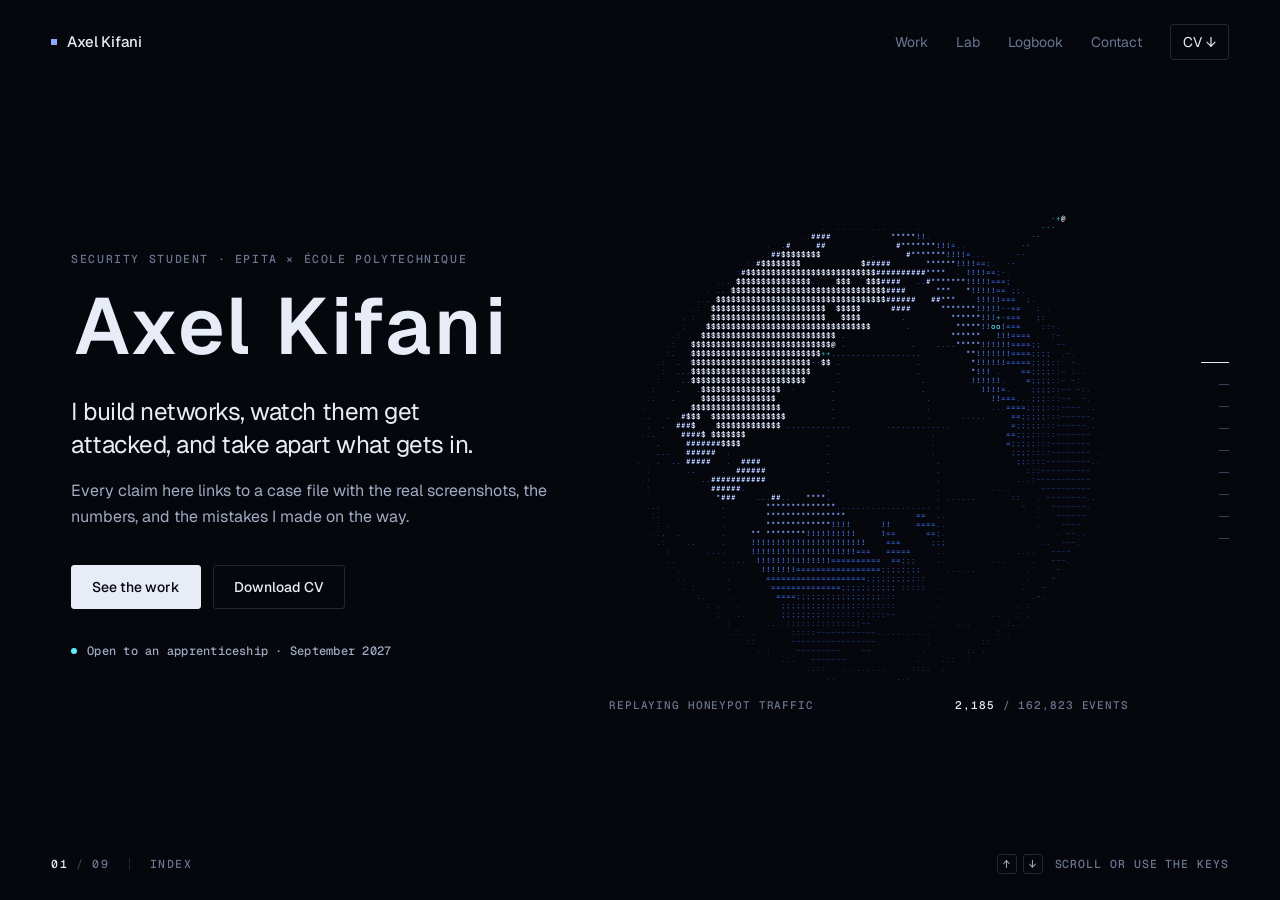
<file: index.html>
<!doctype html>
<html lang="en">
<head>
  <meta charset="utf-8">
  <meta name="viewport" content="width=device-width, initial-scale=1">
  <title>Axel Kifani — Security labs & case files</title>
  <meta name="description" content="Cybersecurity student (EPITA × École Polytechnique). Home lab, honeypot telemetry, malware and binary reverse engineering, container forensics. Looking for an apprenticeship from September 2027.">
  <meta name="theme-color" content="#05070d">
  <link rel="preconnect" href="https://fonts.googleapis.com">
  <link rel="preconnect" href="https://fonts.gstatic.com" crossorigin>
  <link href="https://fonts.googleapis.com/css2?family=Geist:wght@400;500;600&family=Geist+Mono:wght@400;500&display=swap" rel="stylesheet">
  <link rel="stylesheet" href="assets/css/site.css?v=202611082330">
  <script>if (matchMedia("(min-width: 900px) and (min-height: 600px)").matches && !matchMedia("(prefers-reduced-motion: reduce)").matches) document.documentElement.classList.add("deck-mode");</script>
</head>
<body class="home">

<header class="frame-top">
  <a class="id" href="#top" data-go="top">Axel Kifani</a>
  <nav aria-label="Main">
    <a href="#cases" data-go="cases">Work</a>
    <a href="#lab" data-go="lab">Lab</a>
    <a href="#log" data-go="log">Logbook</a>
    <a href="#contact" data-go="contact">Contact</a>
    <a class="cv" href="assets/cv/Axel-Kifani-CV.pdf" download>CV <span aria-hidden="true">↓</span></a>
  </nav>
</header>

<div class="frame-bottom" aria-hidden="true">
  <span class="pos"><b id="pos-n">01</b><i>/</i><span id="pos-t">09</span></span>
  <span class="where" id="pos-label">Index</span>
  <span class="hint"><span class="key">↑</span><span class="key">↓</span> scroll or use the keys</span>
</div>
<nav class="rail" id="rail" aria-label="Sections"></nav>

<main class="deck" id="deck">

  <!-- 01 · Hero -->
  <section class="slide hero" id="top" data-label="Index">
    <div class="slide-inner hero-grid">
      <div class="hero-copy">
        <p class="eyebrow" data-anim>Security student · EPITA × École Polytechnique</p>
        <h1 class="name" data-anim="mask"><span data-decode>Axel Kifani</span></h1>
        <p class="tagline" data-anim>I build networks, watch them get attacked, and take apart what gets in.</p>
        <p class="lede" data-anim>Every claim here links to a case file with the real screenshots, the numbers, and the mistakes I made on the way.</p>
        <div class="cta" data-anim>
          <a class="btn primary" href="#cases" data-go="cases">See the work</a>
          <a class="btn" href="assets/cv/Axel-Kifani-CV.pdf" download>Download CV</a>
        </div>
        <p class="status" data-anim><i aria-hidden="true"></i>Open to an apprenticeship · September 2027</p>
      </div>
      <figure class="art globe" aria-label="ASCII globe replaying attacks captured by my honeypot, from its top source countries.">
        <canvas class="ascii" data-scene="globe" data-size="lg" data-hero aria-hidden="true"></canvas>
        <figcaption class="hud">
          <span>Replaying honeypot traffic</span>
          <span><b id="replay-count">0</b> / 162,823 events</span>
        </figcaption>
      </figure>
    </div>
  </section>

  <!-- 02–06 · Case files -->
  <section class="slide case" id="cases" data-label="CF-01 · Home lab">
    <div class="slide-inner case-grid">
      <div class="case-copy">
        <p class="eyebrow" data-anim><span class="cf">Case file 01 / 05</span><span class="state live">Active</span></p>
        <h2 class="case-title" data-anim="mask"><span>A segmented home lab on one workstation</span></h2>
        <p class="case-sum" data-anim>Proxmox, OPNsense and six isolated zones for attack, targets, Active Directory and a SIEM. Built in the open, incidents included.</p>
        <div class="case-fig" data-anim><span class="n" data-count="6">6</span><span class="d">network zones behind one OPNsense firewall, on a single HP Z240.</span></div>
        <p class="case-meta" data-anim><span>Personal · since Nov 2026</span><span>Proxmox · OPNsense · AD · SIEM</span></p>
        <a class="more" href="cases/homelab.html" data-anim>Open the case file <span aria-hidden="true">→</span></a>
      </div>
      <div class="art"><canvas class="ascii" data-scene="rack" data-size="lg" aria-hidden="true"></canvas></div>
    </div>
  </section>

  <section class="slide case" id="cf-02" data-label="CF-02 · Honeypot">
    <div class="slide-inner case-grid">
      <div class="case-copy">
        <p class="eyebrow" data-anim><span class="cf">Case file 02 / 05</span><span class="state">Closed</span></p>
        <h2 class="case-title" data-anim="mask"><span>70 hours on the open internet</span></h2>
        <p class="case-sum" data-anim>A T-Pot honeypot on a public VPS: a SIP toll-fraud sweep from 11 IPs, and a WannaCry dropper pulled apart in Ghidra.</p>
        <div class="case-fig" data-anim><span class="n" data-count="162823">162,823</span><span class="d">hostile events, on a server nobody was told about.</span></div>
        <p class="case-meta" data-anim><span>Personal · Sep 2026</span><span>T-Pot · Kibana · Ghidra</span></p>
        <a class="more" href="cases/honeypot.html" data-anim>Open the case file <span aria-hidden="true">→</span></a>
      </div>
      <div class="art"><canvas class="ascii" data-scene="hex" data-size="lg" aria-hidden="true"></canvas></div>
    </div>
  </section>

  <section class="slide case" id="cf-03" data-label="CF-03 · Containers">
    <div class="slide-inner case-grid">
      <div class="case-copy">
        <p class="eyebrow" data-anim><span class="cf">Case file 03 / 05</span><span class="state">Closed</span></p>
        <h2 class="case-title" data-anim="mask"><span>The health check that was mining</span></h2>
        <p class="case-sum" data-anim>Auditing a supplied container stack: a planted SHA-256 miner, a privileged container that could see the host disks, secrets baked into the image.</p>
        <div class="case-fig" data-anim><span class="n">507<small> MB</small></span><span class="d">of useless build tools in the image. Trivy flagged neither them nor the miner.</span></div>
        <p class="case-meta" data-anim><span>EPITA · Sep 2026</span><span>Docker · Trivy · forensics</span></p>
        <a class="more" href="cases/container-miner.html" data-anim>Open the case file <span aria-hidden="true">→</span></a>
      </div>
      <div class="art"><canvas class="ascii" data-scene="container" data-size="lg" aria-hidden="true"></canvas></div>
    </div>
  </section>

  <section class="slide case" id="cf-04" data-label="CF-04 · Binary analysis">
    <div class="slide-inner case-grid">
      <div class="case-copy">
        <p class="eyebrow" data-anim><span class="cf">Case file 04 / 05</span><span class="state live">Active</span></p>
        <h2 class="case-title" data-anim="mask"><span>Where Ghidra loses the thread</span></h2>
        <p class="case-sum" data-anim>Nested computed gotos compiled for x86-64, AArch64 and RISC-V, to measure how much of the control-flow graph a disassembler can recover.</p>
        <div class="case-fig" data-anim><span class="n">1<small> / 8</small></span><span class="d">jump targets recovered by Ghidra on a computed-goto binary.</span></div>
        <p class="case-meta" data-anim><span>Team of 3 · since Sep 2026</span><span>Ghidra · x86-64 · AArch64 · RISC-V</span></p>
        <a class="more" href="cases/reverse-cfg.html" data-anim>Open the case file <span aria-hidden="true">→</span></a>
      </div>
      <div class="art"><canvas class="ascii" data-scene="torus" data-size="lg" aria-hidden="true"></canvas></div>
    </div>
  </section>

  <section class="slide case" id="cf-05" data-label="CF-05 · Networking">
    <div class="slide-inner case-grid">
      <div class="case-copy">
        <p class="eyebrow" data-anim><span class="cf">Case file 05 / 05</span><span class="state">Closed</span></p>
        <h2 class="case-title" data-anim="mask"><span>Two companies, two ISPs, one backbone</span></h2>
        <p class="case-sum" data-anim>A GNS3 simulation with a realistic public/private addressing plan, static routing, DNAT/SNAT/MASQUERADE and iptables filtering.</p>
        <div class="case-fig" data-anim><span class="n">2<small> × 2</small></span><span class="d">companies and ISPs joined over one simulated backbone.</span></div>
        <p class="case-meta" data-anim><span>EPITA coursework</span><span>GNS3 · iptables · NAT</span></p>
        <a class="more" href="cases/network-gns3.html" data-anim>Open the case file <span aria-hidden="true">→</span></a>
      </div>
      <div class="art"><canvas class="ascii" data-scene="net" data-size="lg" aria-hidden="true"></canvas></div>
    </div>
  </section>

  <!-- 07 · Lab map -->
  <section class="slide map" id="lab" data-label="The lab">
    <div class="slide-inner">
      <div class="slide-head">
        <h2 class="section-title" data-anim="mask"><span>The lab, as it stands</span></h2>
        <p class="eyebrow" data-anim>Updated 06 Nov 2026 · select a node</p>
      </div>
      <div class="map-grid" data-anim>
        <div class="map-canvas">
          <svg viewBox="0 0 720 600" role="group" aria-label="Network map of the home lab. Select a node to see what runs there.">
            <path class="wire on" d="M360 78 V112" />
            <path class="wire on" d="M360 162 V214" />
            <path class="wire on" d="M360 278 V330" />
            <path class="wire" d="M68 330 H652" />
            <path class="wire on" d="M360 330 H68" />
            <path class="wire on" d="M68 330 V384" />
            <path class="wire planned" d="M214 330 V384" />
            <path class="wire planned" d="M360 330 V384" />
            <path class="wire planned" d="M506 330 V384" />
            <path class="wire planned" d="M652 330 V384" />

            <text class="zone-label" x="0" y="318">INTERNAL BRIDGES · NO PHYSICAL PORT</text>
            <g id="nodes"></g>

            <rect class="wb" x="0.75" y="494" width="718.5" height="105" fill="none" stroke-dasharray="3 4"/>
            <text class="zone-label" x="14" y="514">OFF THE NETWORK · WORKBENCH</text>

            <g class="legend" transform="translate(500 18)">
              <rect class="on" x="0" y="-8" width="8" height="8"/><text x="14" y="0">running</text>
              <rect class="off" x="80" y="-8" width="8" height="8"/><text x="94" y="0">planned</text>
            </g>
          </svg>
        </div>
        <aside class="map-panel" id="panel" aria-live="polite"></aside>
      </div>
    </div>
  </section>

  <!-- 08 · Logbook -->
  <section class="slide" id="log" data-label="Logbook">
    <div class="slide-inner log-grid">
      <div>
        <div class="slide-head">
          <h2 class="section-title" data-anim="mask"><span>Logbook</span></h2>
          <p class="eyebrow" data-anim>Most recent first</p>
        </div>
        <ol class="log" reversed data-anim>
          <li><time datetime="2026-11-06">2026-11-06</time><span class="tag">Lab</span><p><b>OPNsense web UI reached through an SSH tunnel</b> via the Proxmox host, no rule opened on the WAN. The bridge IP was still sitting in <code>interfaces.new</code>.</p></li>
          <li><time datetime="2026-11-06">2026-11-06</time><span class="tag">Lab</span><p><b>Six interfaces assigned by MAC address</b>, not by name order. WAN on DHCP, SIEM zone up on 10.10.10.1/24.</p></li>
          <li><time datetime="2026-11-06">2026-11-06</time><span class="tag">AD</span><p><b>Windows Server promoted to domain controller</b> in a new forest, SRV records checked with <code>nslookup</code>.</p></li>
          <li><time datetime="2026-11-05">2026-11-05</time><span class="tag">Lab</span><p><b>OPNsense 26.7 installed</b> on Proxmox. Learned the ISO is a bzip2 file, not a tarball.</p></li>
          <li><time datetime="2026-10-18">2026-10-18</time><span class="tag">Reverse</span><p><b>Ghidra analysis pushed</b> for x86-64 and AArch64. Ghidra turns the unresolved jump into a fake function call.</p></li>
          <li><time datetime="2026-09-29">2026-09-29</time><span class="tag">Containers</span><p><b>Container-security lab handed in.</b> The CPU at 60–82% for an idle app was a planted miner.</p></li>
          <li><time datetime="2026-09-22">2026-09-22</time><span class="tag">Honeypot</span><p><b>92,861 SIP requests in one burst</b> from 11 source IPs.</p></li>
        </ol>
      </div>
      <aside class="earlier">
        <p class="eyebrow" data-anim>Earlier, smaller tools</p>
        <ul data-anim>
          <li><a href="https://github.com/AxlK78/mqtt-keylogger-poc"><b>MQTT keylogger PoC</b><span>Streams keystrokes over MQTT, to show why IoT messaging needs authentication.</span><code>python · mqtt</code></a></li>
          <li><a href="https://github.com/AxlK78/outil--de-chiffrement"><b>Vigenère CLI</b><span>Encrypts text, files and whole directory trees.</span><code>python · crypto</code></a></li>
          <li><a href="https://github.com/AxlK78/outil-de-st-ganographie"><b>LSB steganography</b><span>Hides and extracts messages in the low bits of PNG and JPEG images.</span><code>python · images</code></a></li>
        </ul>
      </aside>
    </div>
  </section>

  <!-- 09 · Contact -->
  <section class="slide contact" id="contact" data-label="Contact">
    <div class="slide-inner contact-grid">
      <div>
        <p class="eyebrow" data-anim>Contact</p>
        <h2 class="big" data-anim="mask"><span>Looking for an apprenticeship from September 2027.</span></h2>
        <a class="mail" href="mailto:axelkifani2@gmail.com" data-anim>axelkifani2@gmail.com <span aria-hidden="true">→</span></a>
        <dl data-anim>
          <dt>Studies</dt><dd>Bachelor in Cybersecurity, EPITA × École Polytechnique, continuing to an engineering degree</dd>
          <dt>English</dt><dd>TOEIC 880</dd>
          <dt>CV</dt><dd><a href="assets/cv/Axel-Kifani-CV.pdf" download>Axel-Kifani-CV.pdf</a> · one page, in French</dd>
          <dt>Elsewhere</dt><dd><a href="https://github.com/AxlK78">GitHub</a> · <a href="https://www.linkedin.com/in/axel-kifani/">LinkedIn</a></dd>
        </dl>
      </div>
      <div class="art"><canvas class="ascii" data-scene="net" aria-hidden="true"></canvas></div>
    </div>
    <footer class="site-foot" data-anim>
      <span>© 2026 Axel Kifani</span>
      <span>Hand-written HTML. The 3D is ASCII, rendered live. No tracking.</span>
    </footer>
  </section>

</main>

<script src="assets/js/ascii.js?v=202611082330"></script>
<script src="assets/js/map.js?v=202611082330"></script>
<script src="assets/js/site.js?v=202611082330"></script>
</body>
</html>
</file>
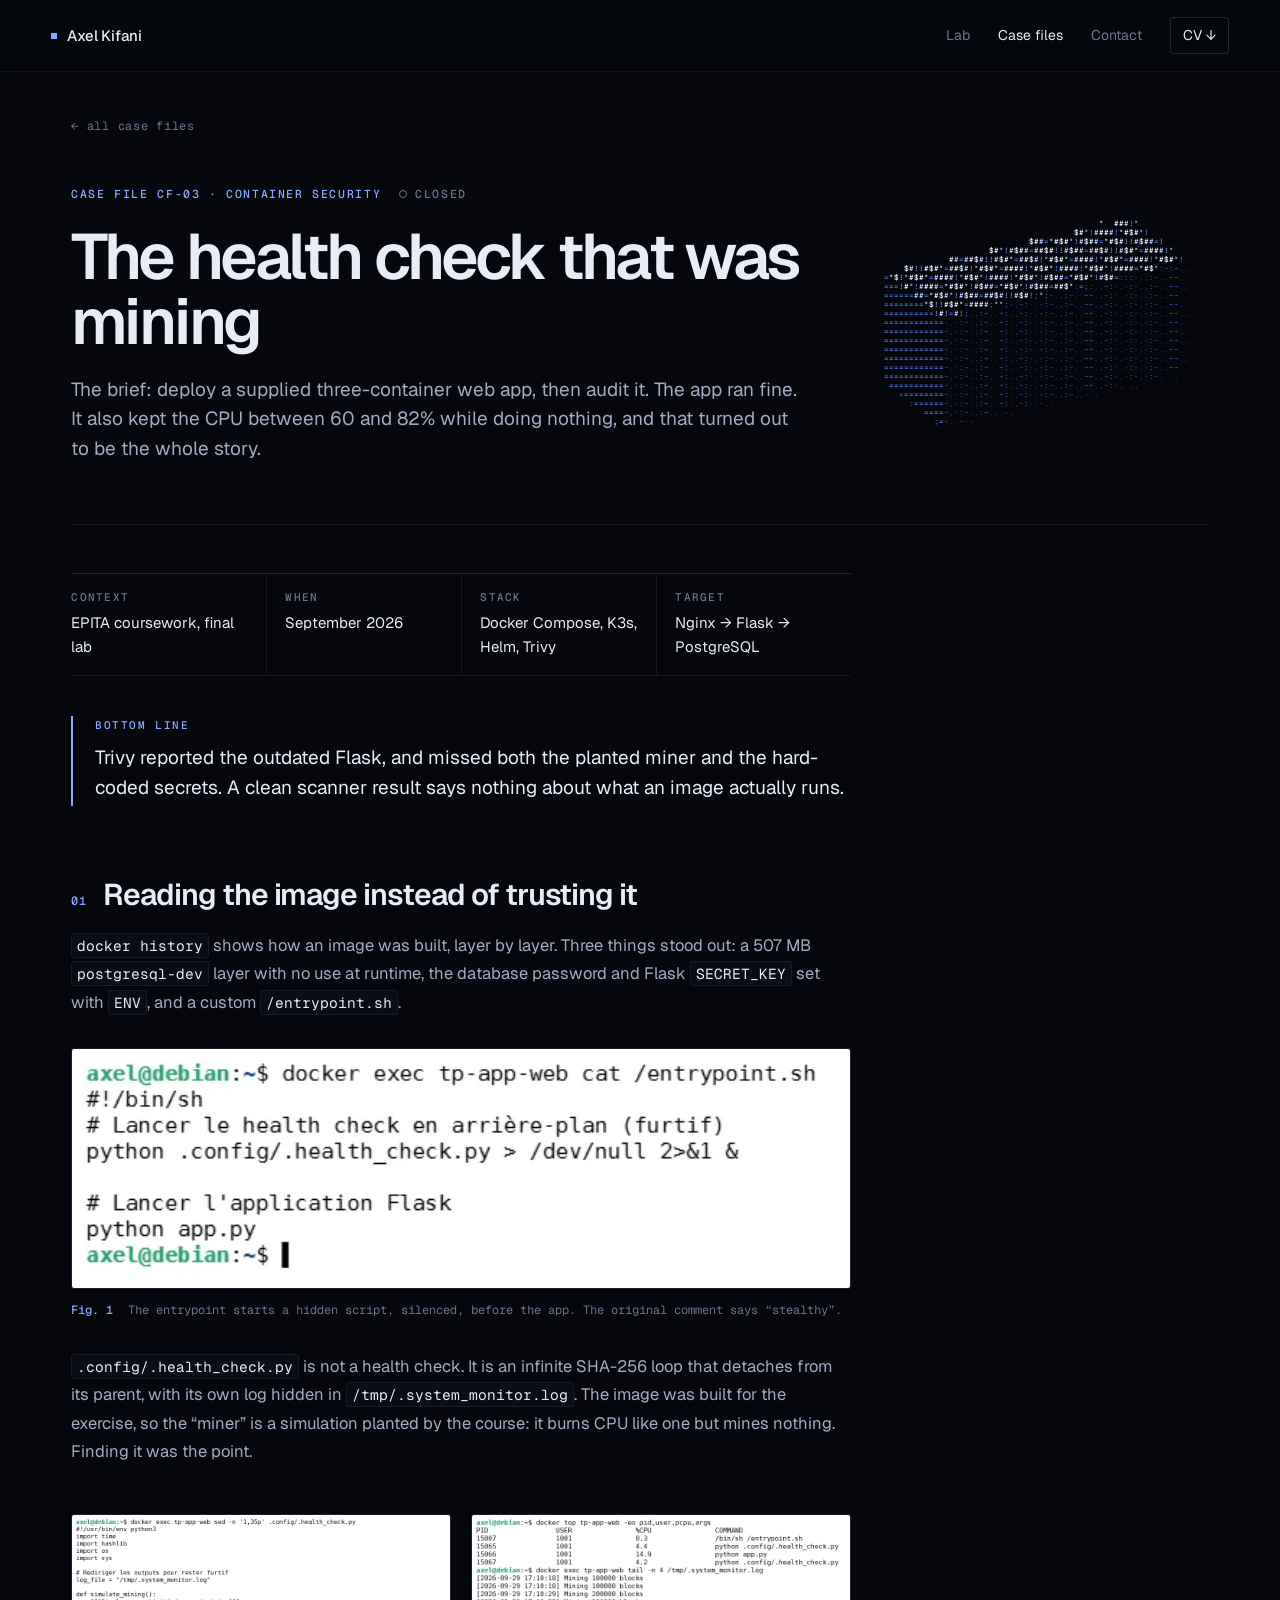
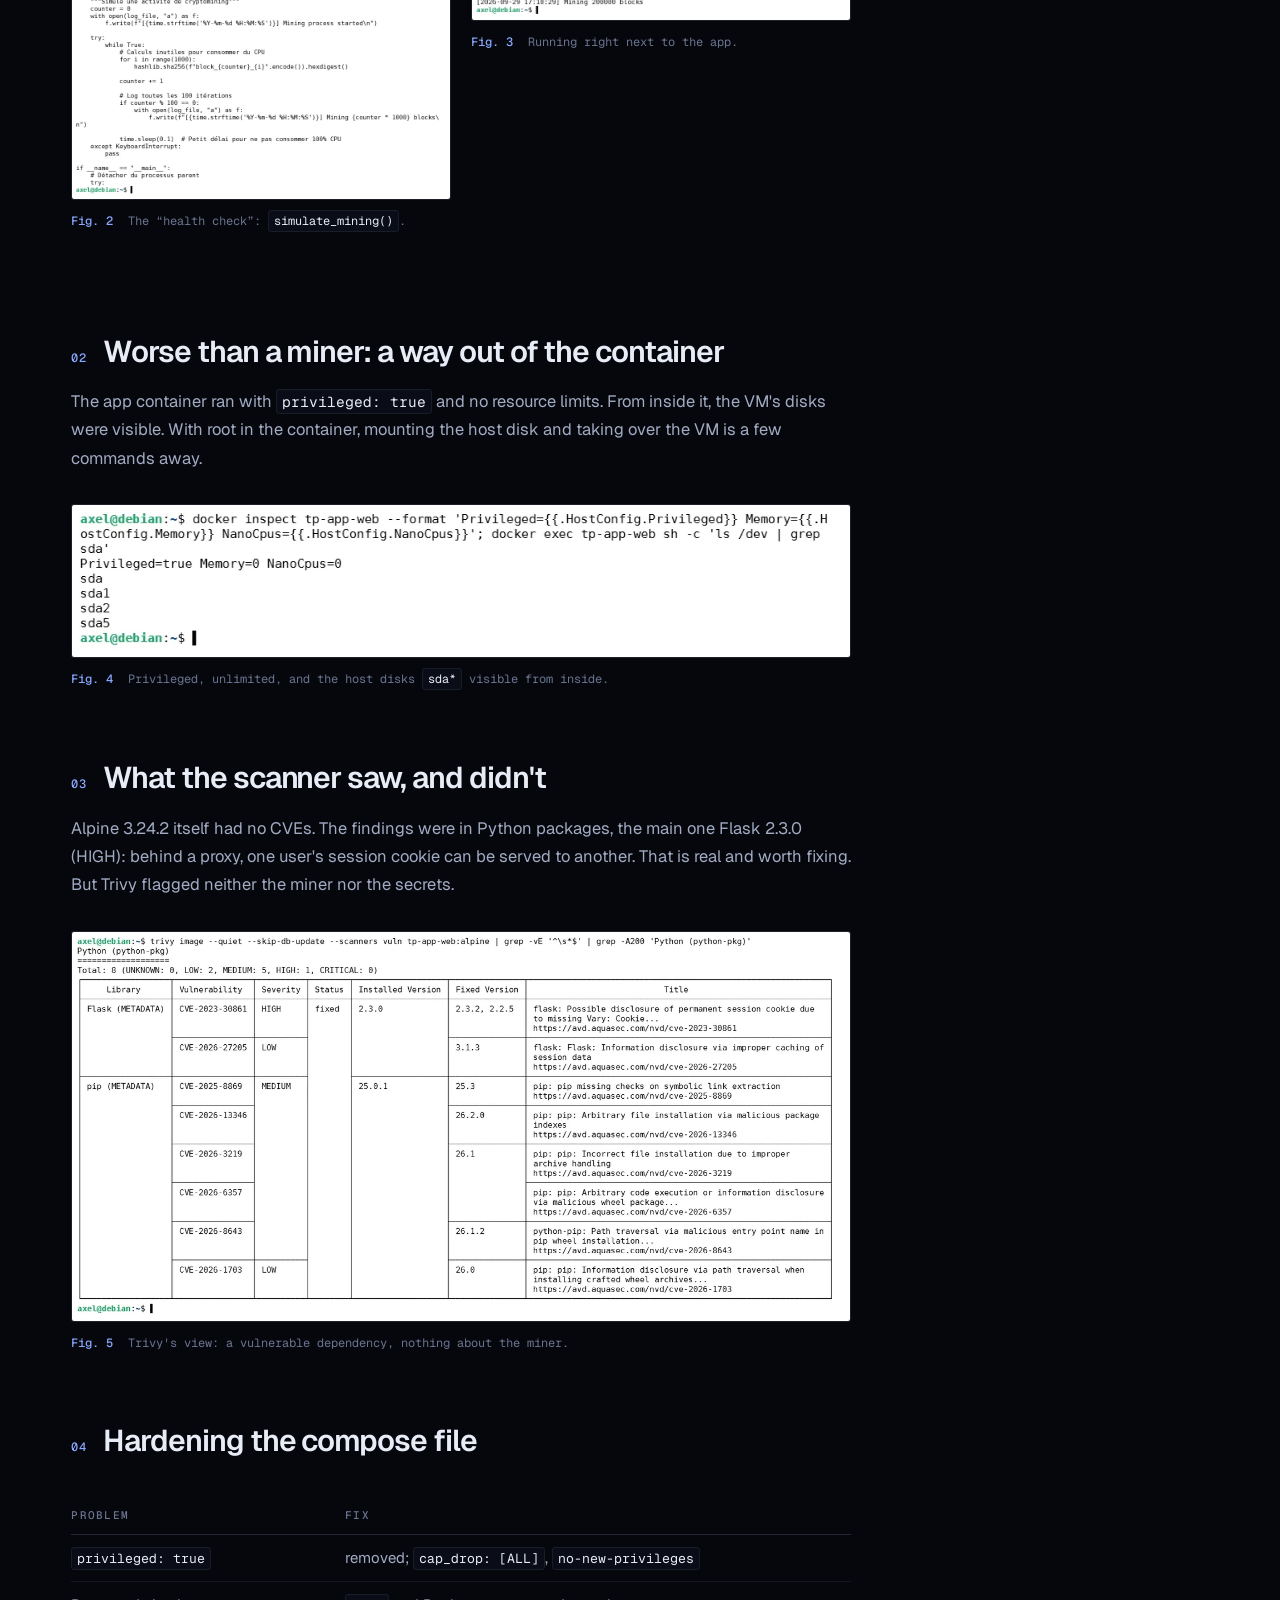
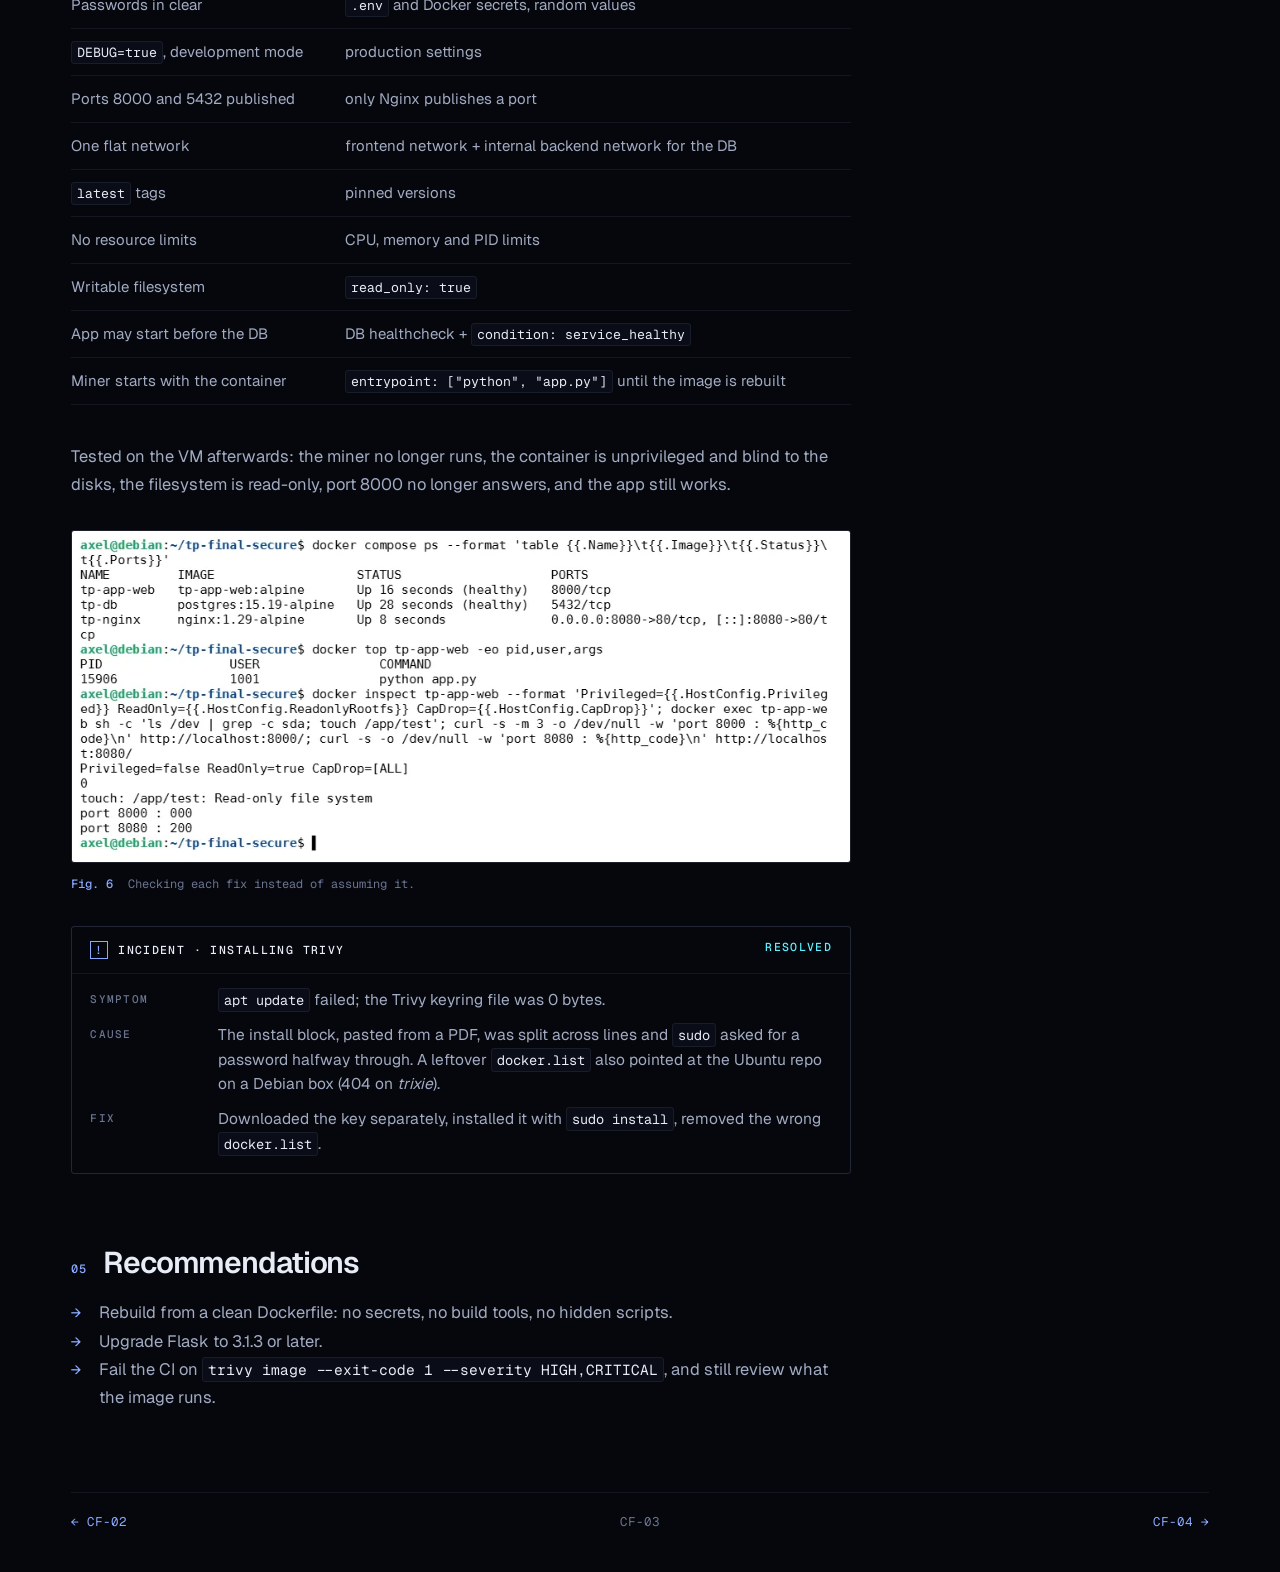
<file: cases/container-miner.html>
<!doctype html>
<html lang="en">
<head>
  <meta charset="utf-8">
  <meta name="viewport" content="width=device-width, initial-scale=1">
  <meta name="theme-color" content="#05070d">
  <title>CF-03 · Container audit — Axel Kifani</title>
  <meta name="description" content="Auditing a supplied Docker stack: a planted cryptominer hidden as a health check, a privileged container that could see the host disks, and why a clean Trivy scan was not enough.">
  <link rel="preconnect" href="https://fonts.googleapis.com">
  <link rel="preconnect" href="https://fonts.gstatic.com" crossorigin>
  <link href="https://fonts.googleapis.com/css2?family=Geist:wght@400;500;600&family=Geist+Mono:wght@400;500&display=swap" rel="stylesheet">
  <link rel="stylesheet" href="../assets/css/site.css?v=202611082330">
</head>
<body>
<header class="topbar"><div class="wrap"><a class="id" href="../index.html">Axel Kifani</a><nav aria-label="Main"><a href="../index.html#lab">Lab</a><a href="../index.html#cases" aria-current="page">Case files</a><a href="../index.html#contact">Contact</a><a class="nav-cv" href="../assets/cv/Axel-Kifani-CV.pdf" download>CV ↓</a></nav></div></header>

<main class="desk wrap">
  <a class="back" href="../index.html#cf-03">← all case files</a>
  <article class="paper">
    <header class="case-hero">
      <div class="reveal">
        <div class="file-head"><span>Case file CF-03 · Container security</span><span class="stamp-big closed">Closed</span></div>

        <h1>The health check that was mining</h1>
        <p class="standfirst">The brief: deploy a supplied three-container web app, then audit it. The app ran fine. It also kept the CPU between 60 and 82% while doing nothing, and that turned out to be the whole story.</p>
      </div>
      <canvas class="ascii case-art" data-scene="container" data-size="lg" aria-hidden="true"></canvas>
    </header>
    <div class="case-body">

    <dl class="meta">
      <div><dt>Context</dt><dd>EPITA coursework, final lab</dd></div>
      <div><dt>When</dt><dd>September 2026</dd></div>
      <div><dt>Stack</dt><dd>Docker Compose, K3s, Helm, Trivy</dd></div>
      <div><dt>Target</dt><dd>Nginx → Flask → PostgreSQL</dd></div>
    </dl>

    <div class="bottom-line">
      <span class="k">Bottom line</span>
      <p>Trivy reported the outdated Flask, and missed both the planted miner and the hard-coded secrets. A clean scanner result says nothing about what an image actually runs.</p>
    </div>

    <h2><span class="no">01</span>Reading the image instead of trusting it</h2>
    <p><code>docker history</code> shows how an image was built, layer by layer. Three things stood out: a 507 MB <code>postgresql-dev</code> layer with no use at runtime, the database password and Flask <code>SECRET_KEY</code> set with <code>ENV</code>, and a custom <code>/entrypoint.sh</code>.</p>
    <figure class="ev reveal">
      <img src="../assets/img/docker/t_entrypoint.webp" alt="Terminal: docker exec tp-app-web cat /entrypoint.sh shows a comment 'run the health check in background (stealthy)', then python .config/.health_check.py redirected to /dev/null, then python app.py." loading="lazy">
      <figcaption><b>Fig. 1</b> The entrypoint starts a hidden script, silenced, before the app. The original comment says “stealthy”.</figcaption>
    </figure>
    <p><code>.config/.health_check.py</code> is not a health check. It is an infinite SHA-256 loop that detaches from its parent, with its own log hidden in <code>/tmp/.system_monitor.log</code>. The image was built for the exercise, so the “miner” is a simulation planted by the course: it burns CPU like one but mines nothing. Finding it was the point.</p>
    <div class="ev-pair">
      <figure class="ev reveal">
        <img src="../assets/img/docker/t_miner.webp" alt="Contents of .health_check.py: a simulate_mining function looping over hashlib.sha256 and logging to /tmp/.system_monitor.log." loading="lazy">
        <figcaption><b>Fig. 2</b> The “health check”: <code>simulate_mining()</code>.</figcaption>
      </figure>
      <figure class="ev reveal">
        <img src="../assets/img/docker/t_top.webp" alt="docker top output listing the hidden python process next to the Flask application." loading="lazy">
        <figcaption><b>Fig. 3</b> Running right next to the app.</figcaption>
      </figure>
    </div>

    <h2><span class="no">02</span>Worse than a miner: a way out of the container</h2>
    <p>The app container ran with <code>privileged: true</code> and no resource limits. From inside it, the VM's disks were visible. With root in the container, mounting the host disk and taking over the VM is a few commands away.</p>
    <figure class="ev reveal">
      <img src="../assets/img/docker/t_priv.webp" alt="docker inspect shows Privileged=true, Memory=0, NanoCpus=0; listing /dev inside the container shows sda, sda1, sda2 and sda5." loading="lazy">
      <figcaption><b>Fig. 4</b> Privileged, unlimited, and the host disks <code>sda*</code> visible from inside.</figcaption>
    </figure>

    <h2><span class="no">03</span>What the scanner saw, and didn't</h2>
    <p>Alpine 3.24.2 itself had no CVEs. The findings were in Python packages, the main one Flask 2.3.0 (HIGH): behind a proxy, one user's session cookie can be served to another. That is real and worth fixing. But Trivy flagged neither the miner nor the secrets.</p>
    <figure class="ev reveal">
      <img src="../assets/img/docker/t_trivy.webp" alt="Trivy scan results listing vulnerable Python packages including Flask." loading="lazy">
      <figcaption><b>Fig. 5</b> Trivy's view: a vulnerable dependency, nothing about the miner.</figcaption>
    </figure>

    <h2><span class="no">04</span>Hardening the compose file</h2>
    <div class="table-scroll"><table>
      <thead><tr><th>Problem</th><th>Fix</th></tr></thead>
      <tbody>
        <tr><td><code>privileged: true</code></td><td>removed; <code>cap_drop: [ALL]</code>, <code>no-new-privileges</code></td></tr>
        <tr><td>Passwords in clear</td><td><code>.env</code> and Docker secrets, random values</td></tr>
        <tr><td><code>DEBUG=true</code>, development mode</td><td>production settings</td></tr>
        <tr><td>Ports 8000 and 5432 published</td><td>only Nginx publishes a port</td></tr>
        <tr><td>One flat network</td><td>frontend network + internal backend network for the DB</td></tr>
        <tr><td><code>latest</code> tags</td><td>pinned versions</td></tr>
        <tr><td>No resource limits</td><td>CPU, memory and PID limits</td></tr>
        <tr><td>Writable filesystem</td><td><code>read_only: true</code></td></tr>
        <tr><td>App may start before the DB</td><td>DB healthcheck + <code>condition: service_healthy</code></td></tr>
        <tr><td>Miner starts with the container</td><td><code>entrypoint: ["python", "app.py"]</code> until the image is rebuilt</td></tr>
      </tbody>
    </table></div>
    <p>Tested on the VM afterwards: the miner no longer runs, the container is unprivileged and blind to the disks, the filesystem is read-only, port 8000 no longer answers, and the app still works.</p>
    <figure class="ev reveal">
      <img src="../assets/img/docker/t_secure_checks.webp" alt="After hardening: all three containers healthy, docker top shows only python app.py as user 1001, Privileged=false ReadOnly=true CapDrop=[ALL], no sda device, touch fails with read-only file system, port 8000 returns 000 and port 8080 returns 200." loading="lazy">
      <figcaption><b>Fig. 6</b> Checking each fix instead of assuming it.</figcaption>
    </figure>

    <section class="incident reveal" aria-label="Incident">
      <header><span>Incident · installing Trivy</span><span>resolved</span></header>
      <dl>
        <dt>Symptom</dt><dd><code>apt update</code> failed; the Trivy keyring file was 0 bytes.</dd>
        <dt>Cause</dt><dd>The install block, pasted from a PDF, was split across lines and <code>sudo</code> asked for a password halfway through. A leftover <code>docker.list</code> also pointed at the Ubuntu repo on a Debian box (404 on <i>trixie</i>).</dd>
        <dt>Fix</dt><dd>Downloaded the key separately, installed it with <code>sudo install</code>, removed the wrong <code>docker.list</code>.</dd>
      </dl>
    </section>

    <h2><span class="no">05</span>Recommendations</h2>
    <ul class="next-steps">
      <li>Rebuild from a clean Dockerfile: no secrets, no build tools, no hidden scripts.</li>
      <li>Upgrade Flask to 3.1.3 or later.</li>
      <li>Fail the CI on <code>trivy image --exit-code 1 --severity HIGH,CRITICAL</code>, and still review what the image runs.</li>
    </ul>

    </div>
    <div class="file-foot"><a href="honeypot.html">← CF-02</a><span>CF-03</span><a href="reverse-cfg.html">CF-04 →</a></div>
  </article>
</main>
<script src="../assets/js/ascii.js?v=202611082330"></script>
<script src="../assets/js/site.js?v=202611082330"></script>
</body>
</html>
</file>
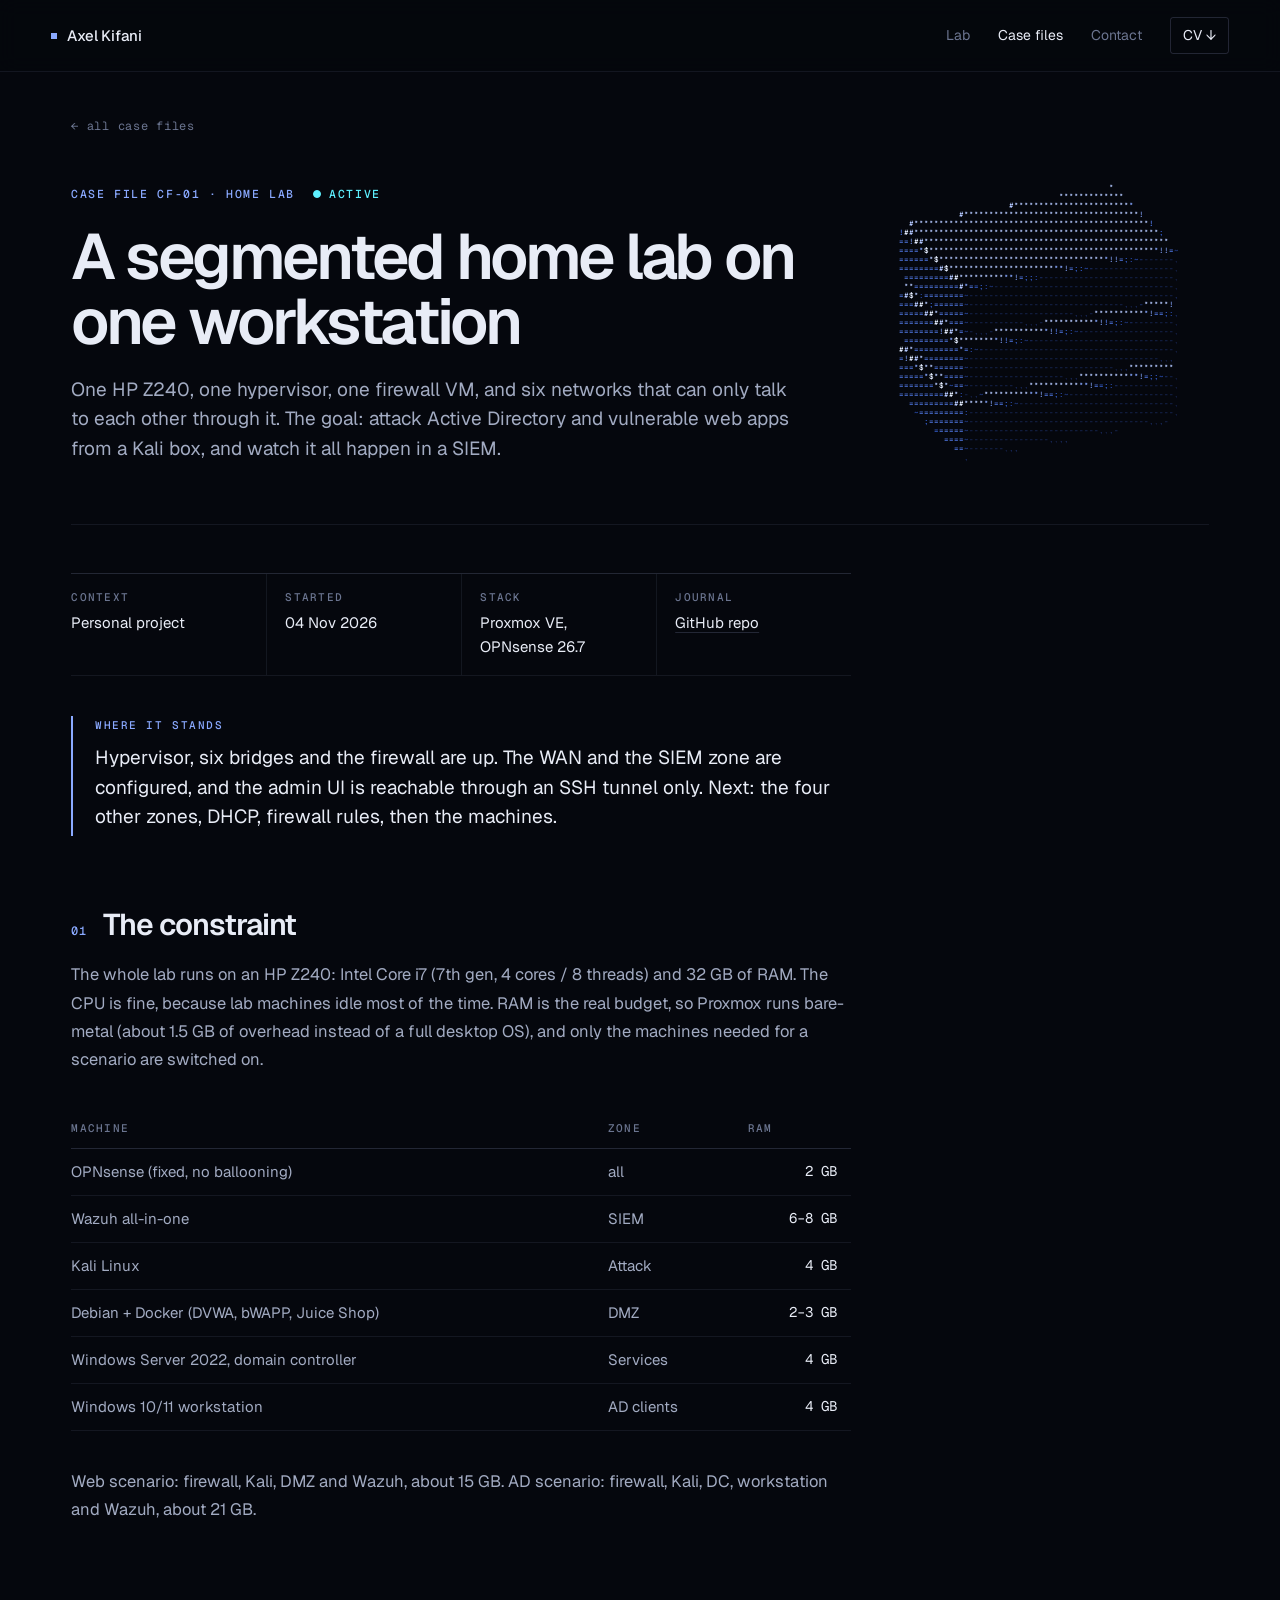
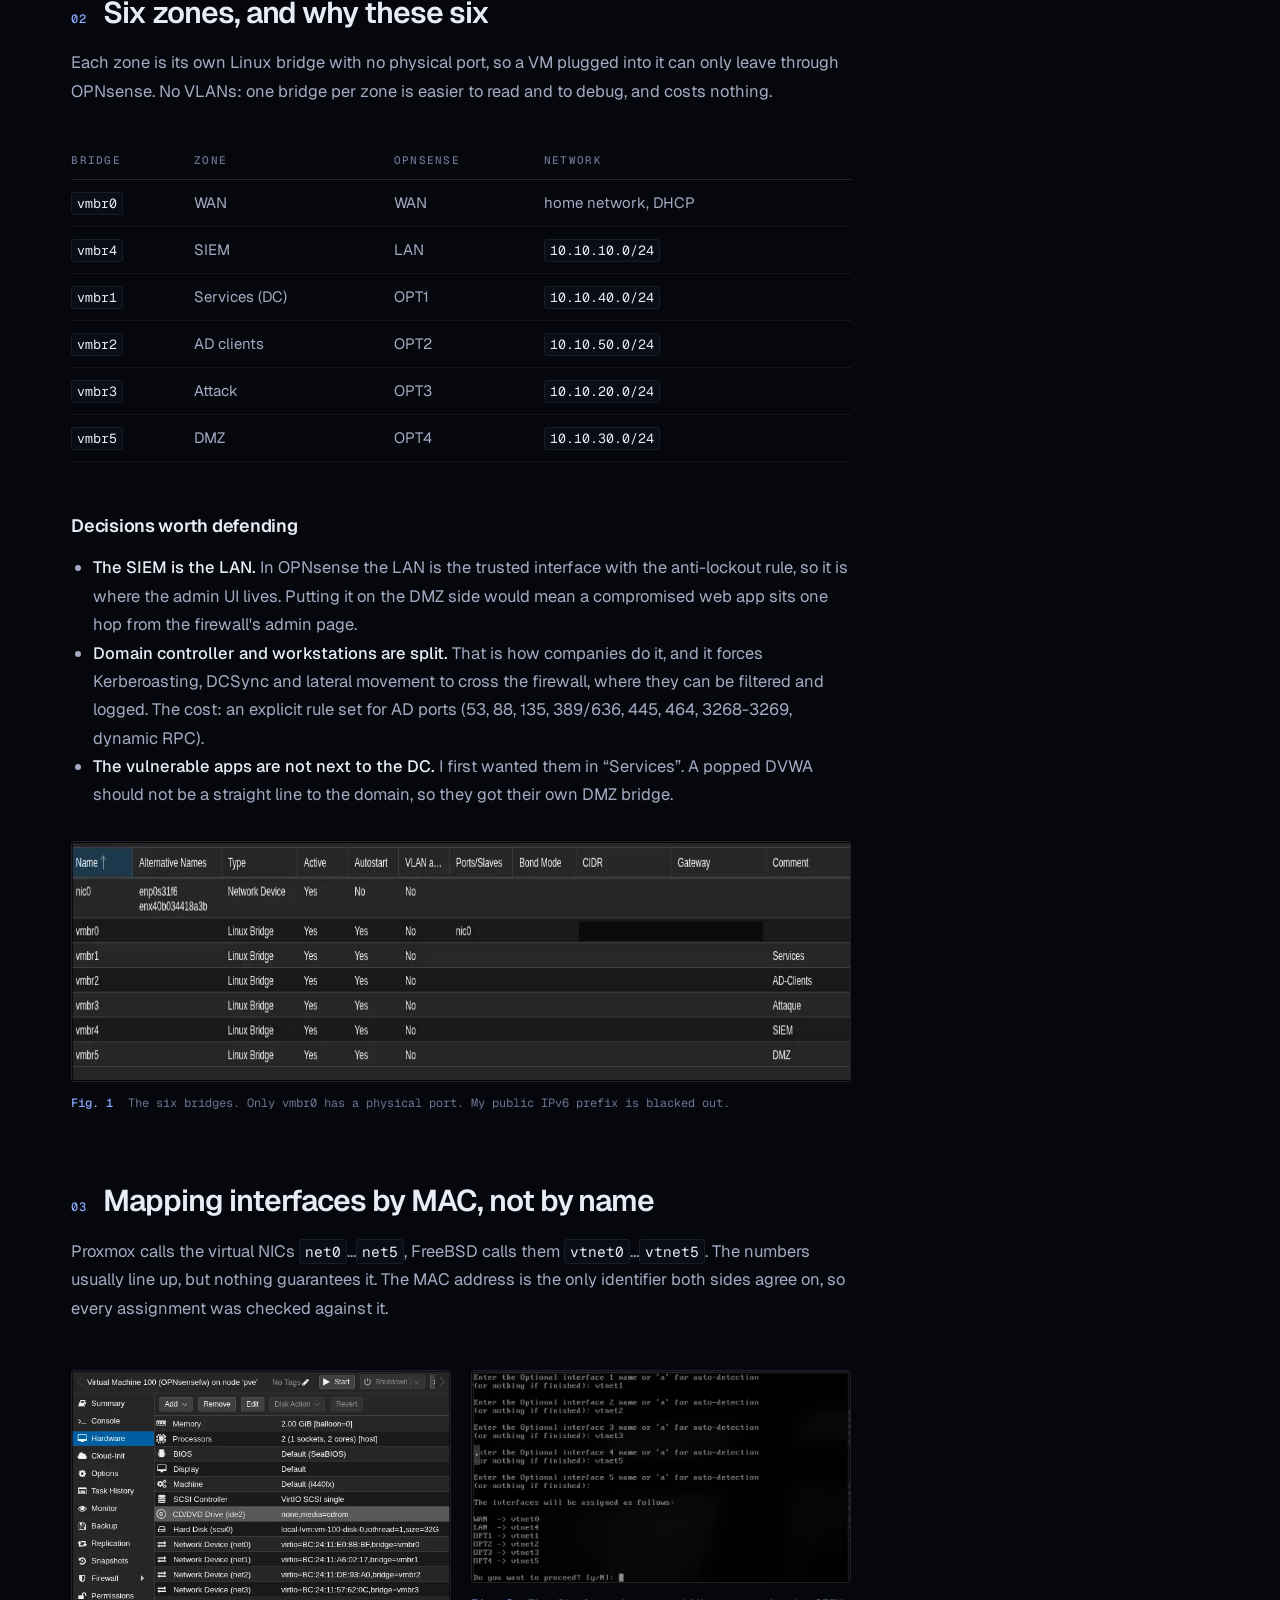
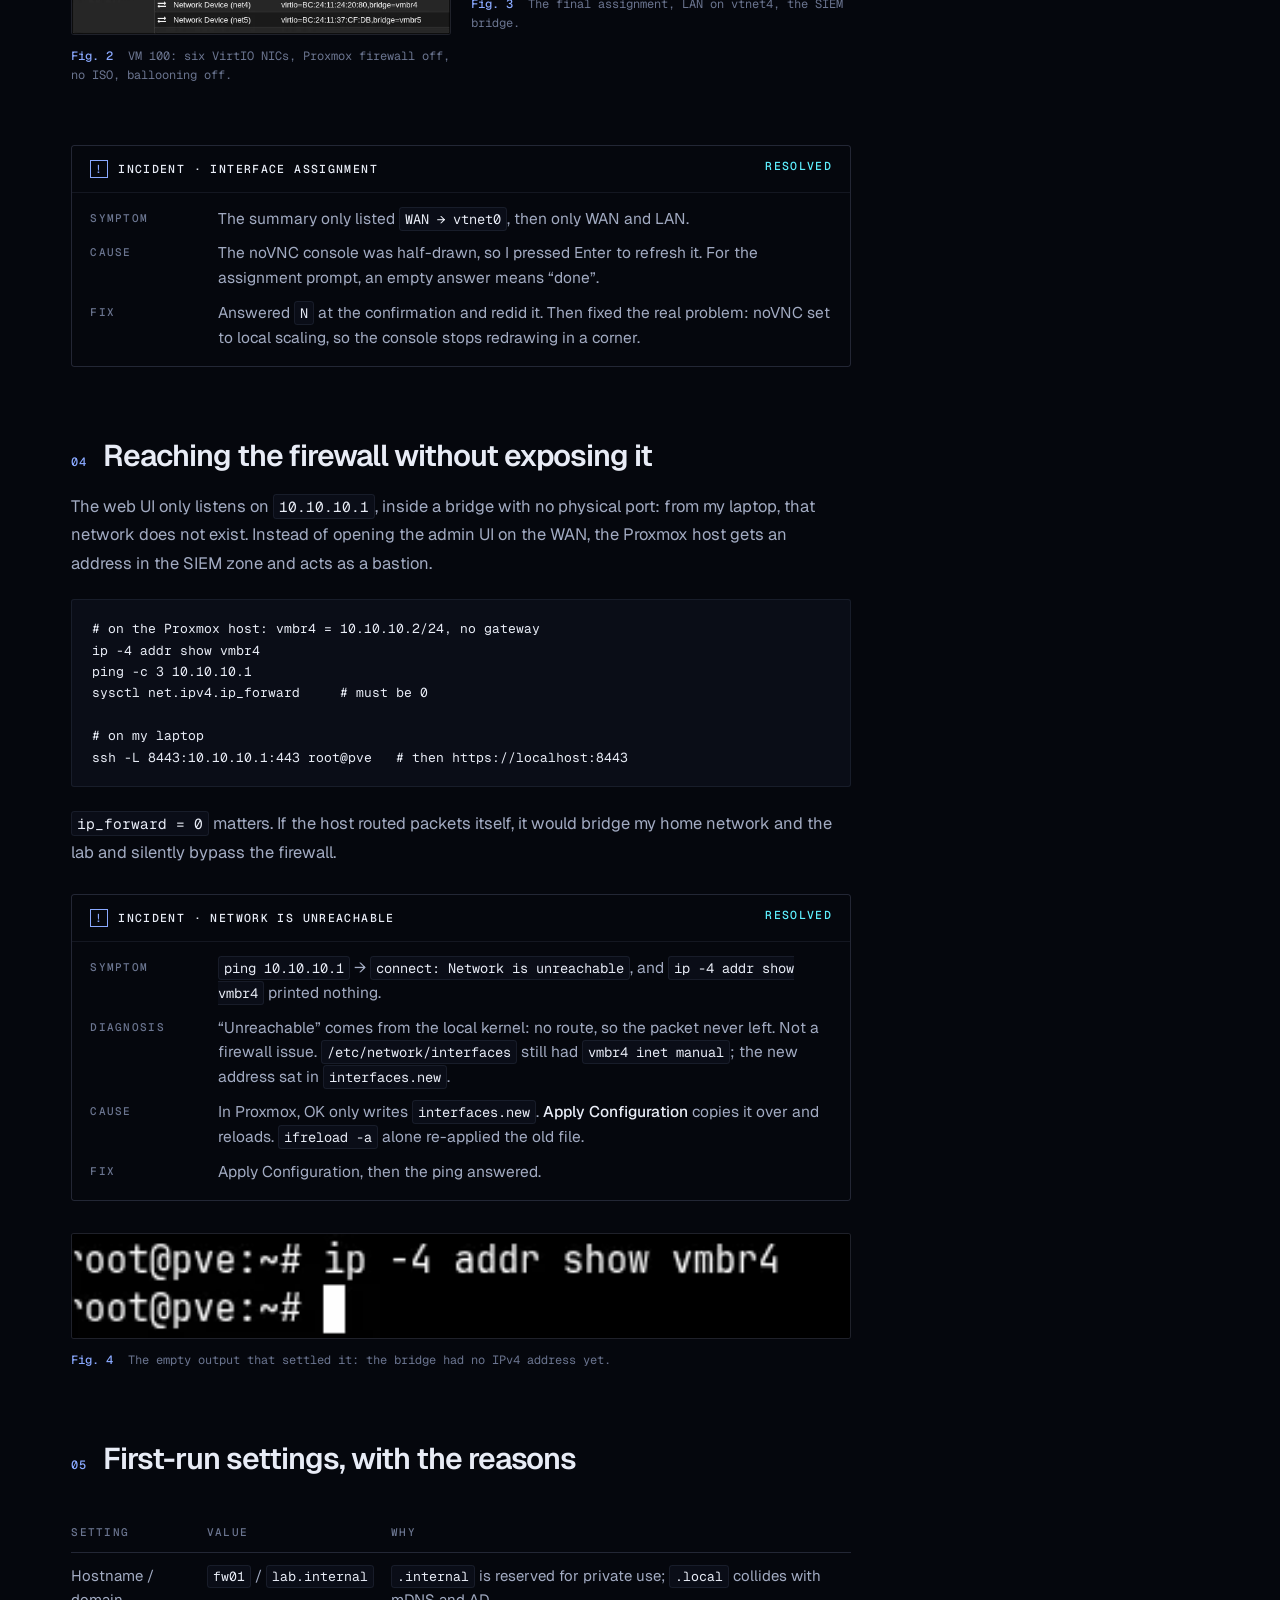
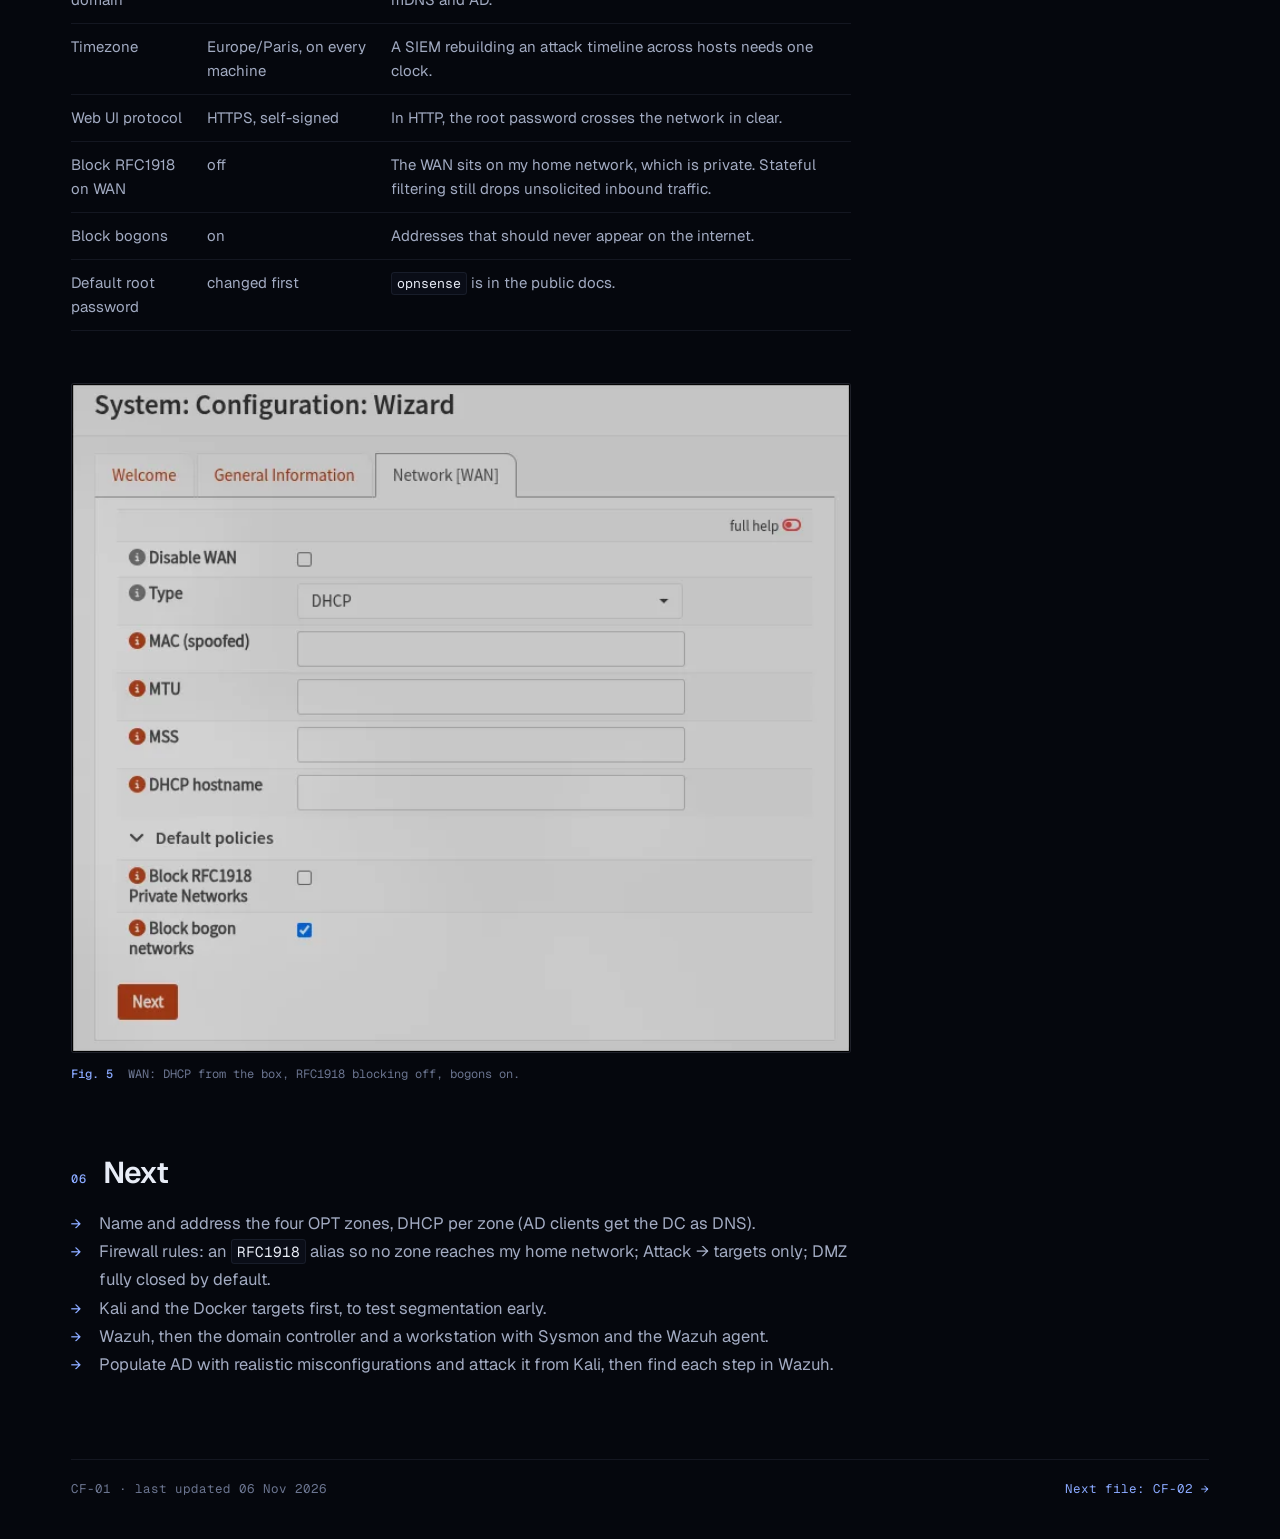
<file: cases/homelab.html>
<!doctype html>
<html lang="en">
<head>
  <meta charset="utf-8">
  <meta name="viewport" content="width=device-width, initial-scale=1">
  <meta name="theme-color" content="#05070d">
  <title>CF-01 · Home lab — Axel Kifani</title>
  <meta name="description" content="A segmented security home lab on one HP Z240: Proxmox, OPNsense, six isolated zones for attack, targets, Active Directory and a SIEM.">
  <link rel="preconnect" href="https://fonts.googleapis.com">
  <link rel="preconnect" href="https://fonts.gstatic.com" crossorigin>
  <link href="https://fonts.googleapis.com/css2?family=Geist:wght@400;500;600&family=Geist+Mono:wght@400;500&display=swap" rel="stylesheet">
  <link rel="stylesheet" href="../assets/css/site.css?v=202611082330">
</head>
<body>
<header class="topbar"><div class="wrap"><a class="id" href="../index.html">Axel Kifani</a><nav aria-label="Main"><a href="../index.html#lab">Lab</a><a href="../index.html#cases" aria-current="page">Case files</a><a href="../index.html#contact">Contact</a><a class="nav-cv" href="../assets/cv/Axel-Kifani-CV.pdf" download>CV ↓</a></nav></div></header>

<main class="desk wrap">
  <a class="back" href="../index.html#cases">← all case files</a>
  <article class="paper">
    <header class="case-hero">
      <div class="reveal">
        <div class="file-head"><span>Case file CF-01 · Home lab</span><span class="stamp-big active">Active</span></div>

        <h1>A segmented home lab on one workstation</h1>
        <p class="standfirst">One HP Z240, one hypervisor, one firewall VM, and six networks that can only talk to each other through it. The goal: attack Active Directory and vulnerable web apps from a Kali box, and watch it all happen in a SIEM.</p>
      </div>
      <canvas class="ascii case-art" data-scene="rack" data-size="lg" aria-hidden="true"></canvas>
    </header>
    <div class="case-body">

    <dl class="meta">
      <div><dt>Context</dt><dd>Personal project</dd></div>
      <div><dt>Started</dt><dd>04 Nov 2026</dd></div>
      <div><dt>Stack</dt><dd>Proxmox VE, OPNsense 26.7</dd></div>
      <div><dt>Journal</dt><dd><a href="https://github.com/AxlK78/cybersecurity-homelab">GitHub repo</a></dd></div>
    </dl>

    <div class="bottom-line">
      <span class="k">Where it stands</span>
      <p>Hypervisor, six bridges and the firewall are up. The WAN and the SIEM zone are configured, and the admin UI is reachable through an SSH tunnel only. Next: the four other zones, DHCP, firewall rules, then the machines.</p>
    </div>

    <h2 id="hardware"><span class="no">01</span>The constraint</h2>
    <p>The whole lab runs on an HP Z240: Intel Core i7 (7th gen, 4 cores / 8 threads) and 32 GB of RAM. The CPU is fine, because lab machines idle most of the time. RAM is the real budget, so Proxmox runs bare-metal (about 1.5 GB of overhead instead of a full desktop OS), and only the machines needed for a scenario are switched on.</p>
    <div class="table-scroll"><table>
      <thead><tr><th>Machine</th><th>Zone</th><th>RAM</th></tr></thead>
      <tbody>
        <tr><td>OPNsense (fixed, no ballooning)</td><td>all</td><td class="num">2 GB</td></tr>
        <tr><td>Wazuh all-in-one</td><td>SIEM</td><td class="num">6–8 GB</td></tr>
        <tr><td>Kali Linux</td><td>Attack</td><td class="num">4 GB</td></tr>
        <tr><td>Debian + Docker (DVWA, bWAPP, Juice Shop)</td><td>DMZ</td><td class="num">2–3 GB</td></tr>
        <tr><td>Windows Server 2022, domain controller</td><td>Services</td><td class="num">4 GB</td></tr>
        <tr><td>Windows 10/11 workstation</td><td>AD clients</td><td class="num">4 GB</td></tr>
      </tbody>
    </table></div>
    <p>Web scenario: firewall, Kali, DMZ and Wazuh, about 15 GB. AD scenario: firewall, Kali, DC, workstation and Wazuh, about 21 GB.</p>

    <h2 id="zones"><span class="no">02</span>Six zones, and why these six</h2>
    <p>Each zone is its own Linux bridge with no physical port, so a VM plugged into it can only leave through OPNsense. No VLANs: one bridge per zone is easier to read and to debug, and costs nothing.</p>
    <div class="table-scroll"><table>
      <thead><tr><th>Bridge</th><th>Zone</th><th>OPNsense</th><th>Network</th></tr></thead>
      <tbody>
        <tr><td><code>vmbr0</code></td><td>WAN</td><td>WAN</td><td>home network, DHCP</td></tr>
        <tr><td><code>vmbr4</code></td><td>SIEM</td><td>LAN</td><td><code>10.10.10.0/24</code></td></tr>
        <tr><td><code>vmbr1</code></td><td>Services (DC)</td><td>OPT1</td><td><code>10.10.40.0/24</code></td></tr>
        <tr><td><code>vmbr2</code></td><td>AD clients</td><td>OPT2</td><td><code>10.10.50.0/24</code></td></tr>
        <tr><td><code>vmbr3</code></td><td>Attack</td><td>OPT3</td><td><code>10.10.20.0/24</code></td></tr>
        <tr><td><code>vmbr5</code></td><td>DMZ</td><td>OPT4</td><td><code>10.10.30.0/24</code></td></tr>
      </tbody>
    </table></div>
    <h3>Decisions worth defending</h3>
    <ul>
      <li><b>The SIEM is the LAN.</b> In OPNsense the LAN is the trusted interface with the anti-lockout rule, so it is where the admin UI lives. Putting it on the DMZ side would mean a compromised web app sits one hop from the firewall's admin page.</li>
      <li><b>Domain controller and workstations are split.</b> That is how companies do it, and it forces Kerberoasting, DCSync and lateral movement to cross the firewall, where they can be filtered and logged. The cost: an explicit rule set for AD ports (53, 88, 135, 389/636, 445, 464, 3268-3269, dynamic RPC).</li>
      <li><b>The vulnerable apps are not next to the DC.</b> I first wanted them in “Services”. A popped DVWA should not be a straight line to the domain, so they got their own DMZ bridge.</li>
    </ul>
    <figure class="ev reveal">
      <img src="../assets/img/homelab/23-bridges-6-zones.webp" alt="Proxmox network view listing nic0 and the six bridges vmbr0 to vmbr5, all active and autostarted, with comments Services, AD-Clients, Attaque, SIEM and DMZ." loading="lazy" width="1228" height="241">
      <figcaption><b>Fig. 1</b> The six bridges. Only vmbr0 has a physical port. My public IPv6 prefix is blacked out.</figcaption>
    </figure>

    <h2 id="interfaces"><span class="no">03</span>Mapping interfaces by MAC, not by name</h2>
    <p>Proxmox calls the virtual NICs <code>net0</code>…<code>net5</code>, FreeBSD calls them <code>vtnet0</code>…<code>vtnet5</code>. The numbers usually line up, but nothing guarantees it. The MAC address is the only identifier both sides agree on, so every assignment was checked against it.</p>
    <div class="ev-pair">
      <figure class="ev reveal">
        <img src="../assets/img/homelab/26-vm-hardware-6-nics.webp" alt="Proxmox hardware tab of VM 100 showing six VirtIO network devices net0 to net5, each with its MAC address and bridge, CD drive empty and memory at 2 GiB with balloon 0." loading="lazy">
        <figcaption><b>Fig. 2</b> VM 100: six VirtIO NICs, Proxmox firewall off, no ISO, ballooning off.</figcaption>
      </figure>
      <figure class="ev reveal">
        <img src="../assets/img/homelab/30-assignation-complete.webp" alt="OPNsense console assignment summary: WAN vtnet0, LAN vtnet4, OPT1 vtnet1, OPT2 vtnet2, OPT3 vtnet3, OPT4 vtnet5." loading="lazy">
        <figcaption><b>Fig. 3</b> The final assignment, LAN on vtnet4, the SIEM bridge.</figcaption>
      </figure>
    </div>

    <section class="incident reveal" aria-label="Incident">
      <header><span>Incident · interface assignment</span><span>resolved</span></header>
      <dl>
        <dt>Symptom</dt><dd>The summary only listed <code>WAN → vtnet0</code>, then only WAN and LAN.</dd>
        <dt>Cause</dt><dd>The noVNC console was half-drawn, so I pressed Enter to refresh it. For the assignment prompt, an empty answer means “done”.</dd>
        <dt>Fix</dt><dd>Answered <code>N</code> at the confirmation and redid it. Then fixed the real problem: noVNC set to local scaling, so the console stops redrawing in a corner.</dd>
      </dl>
    </section>

    <h2 id="access"><span class="no">04</span>Reaching the firewall without exposing it</h2>
    <p>The web UI only listens on <code>10.10.10.1</code>, inside a bridge with no physical port: from my laptop, that network does not exist. Instead of opening the admin UI on the WAN, the Proxmox host gets an address in the SIEM zone and acts as a bastion.</p>
<pre><code># on the Proxmox host: vmbr4 = 10.10.10.2/24, no gateway
ip -4 addr show vmbr4
ping -c 3 10.10.10.1
sysctl net.ipv4.ip_forward     # must be 0

# on my laptop
ssh -L 8443:10.10.10.1:443 root@pve   # then https://localhost:8443</code></pre>
    <p><code>ip_forward = 0</code> matters. If the host routed packets itself, it would bridge my home network and the lab and silently bypass the firewall.</p>

    <section class="incident reveal" aria-label="Incident">
      <header><span>Incident · Network is unreachable</span><span>resolved</span></header>
      <dl>
        <dt>Symptom</dt><dd><code>ping 10.10.10.1</code> → <code>connect: Network is unreachable</code>, and <code>ip -4 addr show vmbr4</code> printed nothing.</dd>
        <dt>Diagnosis</dt><dd>“Unreachable” comes from the local kernel: no route, so the packet never left. Not a firewall issue. <code>/etc/network/interfaces</code> still had <code>vmbr4 inet manual</code>; the new address sat in <code>interfaces.new</code>.</dd>
        <dt>Cause</dt><dd>In Proxmox, OK only writes <code>interfaces.new</code>. <b>Apply Configuration</b> copies it over and reloads. <code>ifreload -a</code> alone re-applied the old file.</dd>
        <dt>Fix</dt><dd>Apply Configuration, then the ping answered.</dd>
      </dl>
    </section>
    <figure class="ev reveal">
      <img src="../assets/img/homelab/33-diagnostic-vmbr4-sans-ip.webp" alt="Terminal on the Proxmox host: the command ip -4 addr show vmbr4 returns no output." loading="lazy">
      <figcaption><b>Fig. 4</b> The empty output that settled it: the bridge had no IPv4 address yet.</figcaption>
    </figure>

    <h2 id="wizard"><span class="no">05</span>First-run settings, with the reasons</h2>
    <div class="table-scroll"><table>
      <thead><tr><th>Setting</th><th>Value</th><th>Why</th></tr></thead>
      <tbody>
        <tr><td>Hostname / domain</td><td><code>fw01</code> / <code>lab.internal</code></td><td><code>.internal</code> is reserved for private use; <code>.local</code> collides with mDNS and AD.</td></tr>
        <tr><td>Timezone</td><td>Europe/Paris, on every machine</td><td>A SIEM rebuilding an attack timeline across hosts needs one clock.</td></tr>
        <tr><td>Web UI protocol</td><td>HTTPS, self-signed</td><td>In HTTP, the root password crosses the network in clear.</td></tr>
        <tr><td>Block RFC1918 on WAN</td><td>off</td><td>The WAN sits on my home network, which is private. Stateful filtering still drops unsolicited inbound traffic.</td></tr>
        <tr><td>Block bogons</td><td>on</td><td>Addresses that should never appear on the internet.</td></tr>
        <tr><td>Default root password</td><td>changed first</td><td><code>opnsense</code> is in the public docs.</td></tr>
      </tbody>
    </table></div>
    <figure class="ev reveal">
      <img src="../assets/img/homelab/36-wizard-wan.webp" alt="OPNsense wizard WAN page: type DHCP, Block RFC1918 Private Networks unchecked, Block bogon networks checked." loading="lazy">
      <figcaption><b>Fig. 5</b> WAN: DHCP from the box, RFC1918 blocking off, bogons on.</figcaption>
    </figure>

    <h2 id="next"><span class="no">06</span>Next</h2>
    <ul class="next-steps">
      <li>Name and address the four OPT zones, DHCP per zone (AD clients get the DC as DNS).</li>
      <li>Firewall rules: an <code>RFC1918</code> alias so no zone reaches my home network; Attack → targets only; DMZ fully closed by default.</li>
      <li>Kali and the Docker targets first, to test segmentation early.</li>
      <li>Wazuh, then the domain controller and a workstation with Sysmon and the Wazuh agent.</li>
      <li>Populate AD with realistic misconfigurations and attack it from Kali, then find each step in Wazuh.</li>
    </ul>

    </div>
    <div class="file-foot"><span>CF-01 · last updated 06 Nov 2026</span><a href="honeypot.html">Next file: CF-02 →</a></div>
  </article>
</main>
<script src="../assets/js/ascii.js?v=202611082330"></script>
<script src="../assets/js/site.js?v=202611082330"></script>
</body>
</html>
</file>
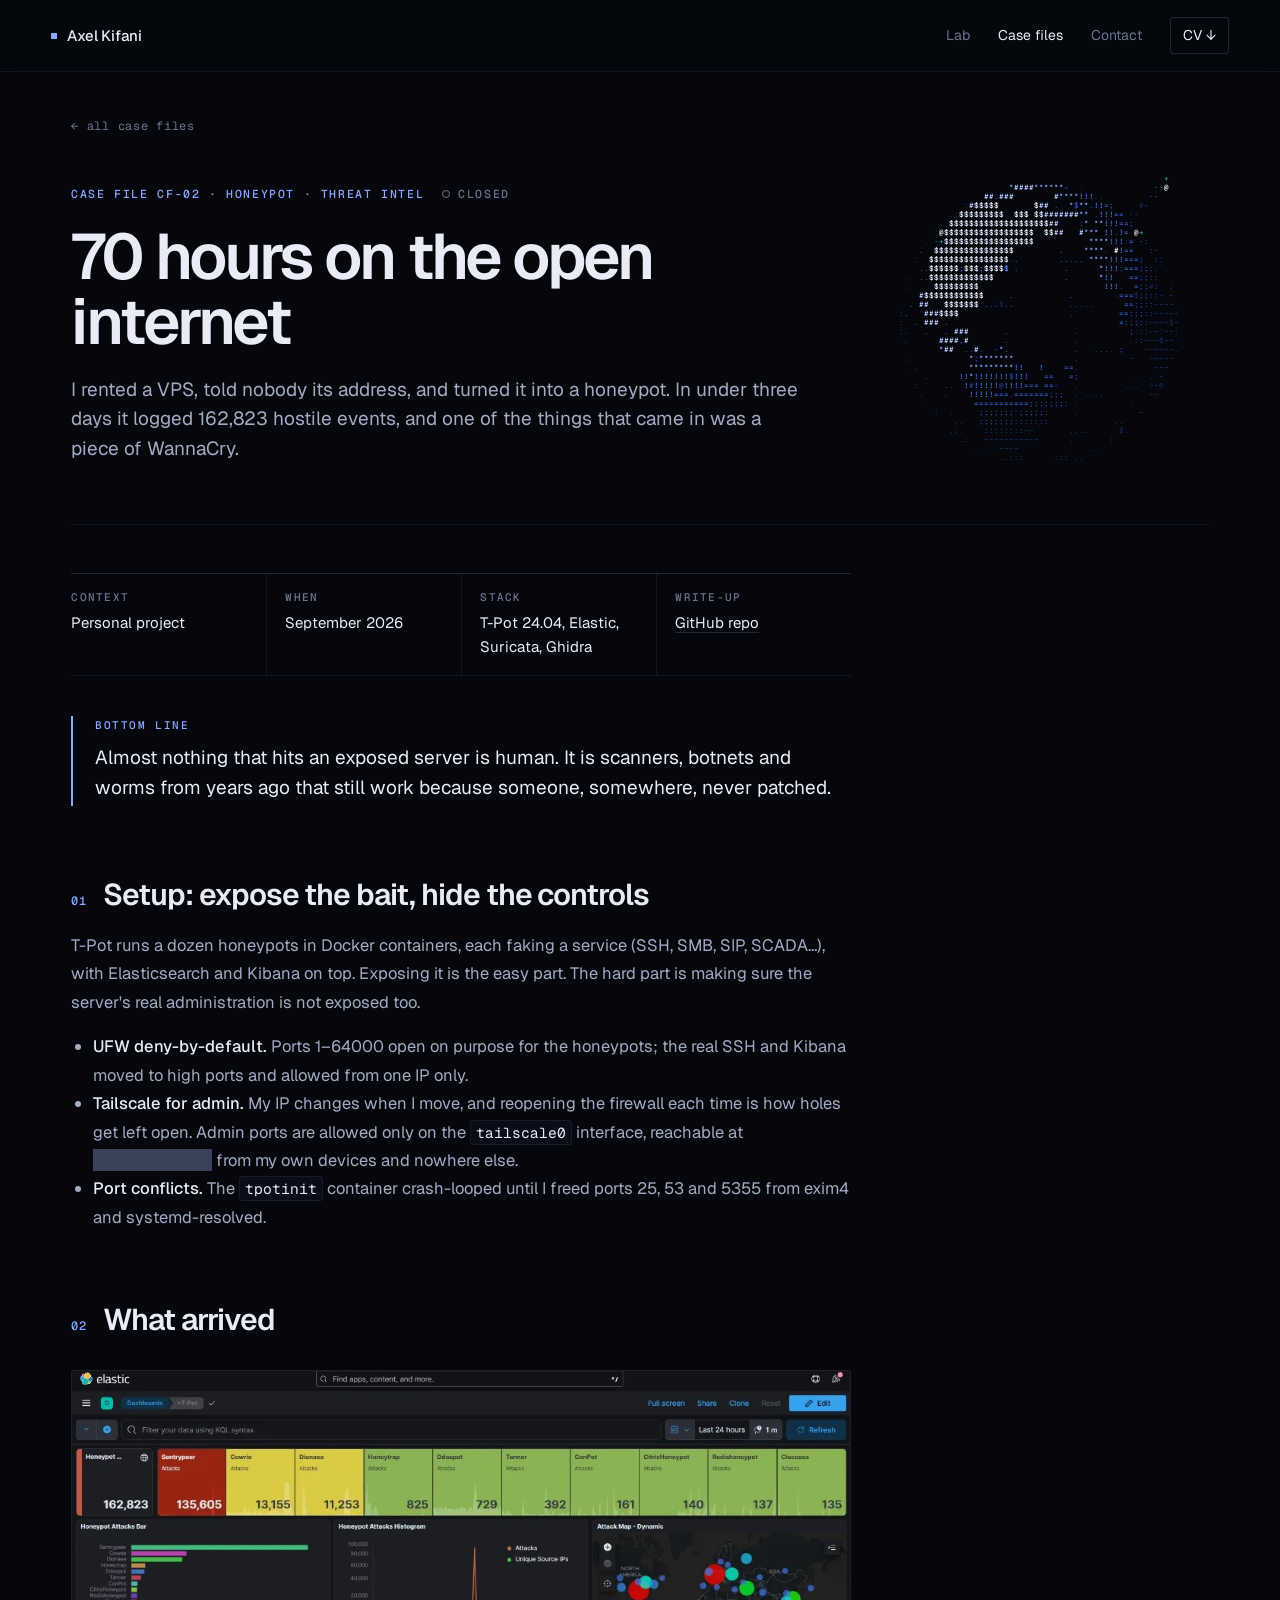
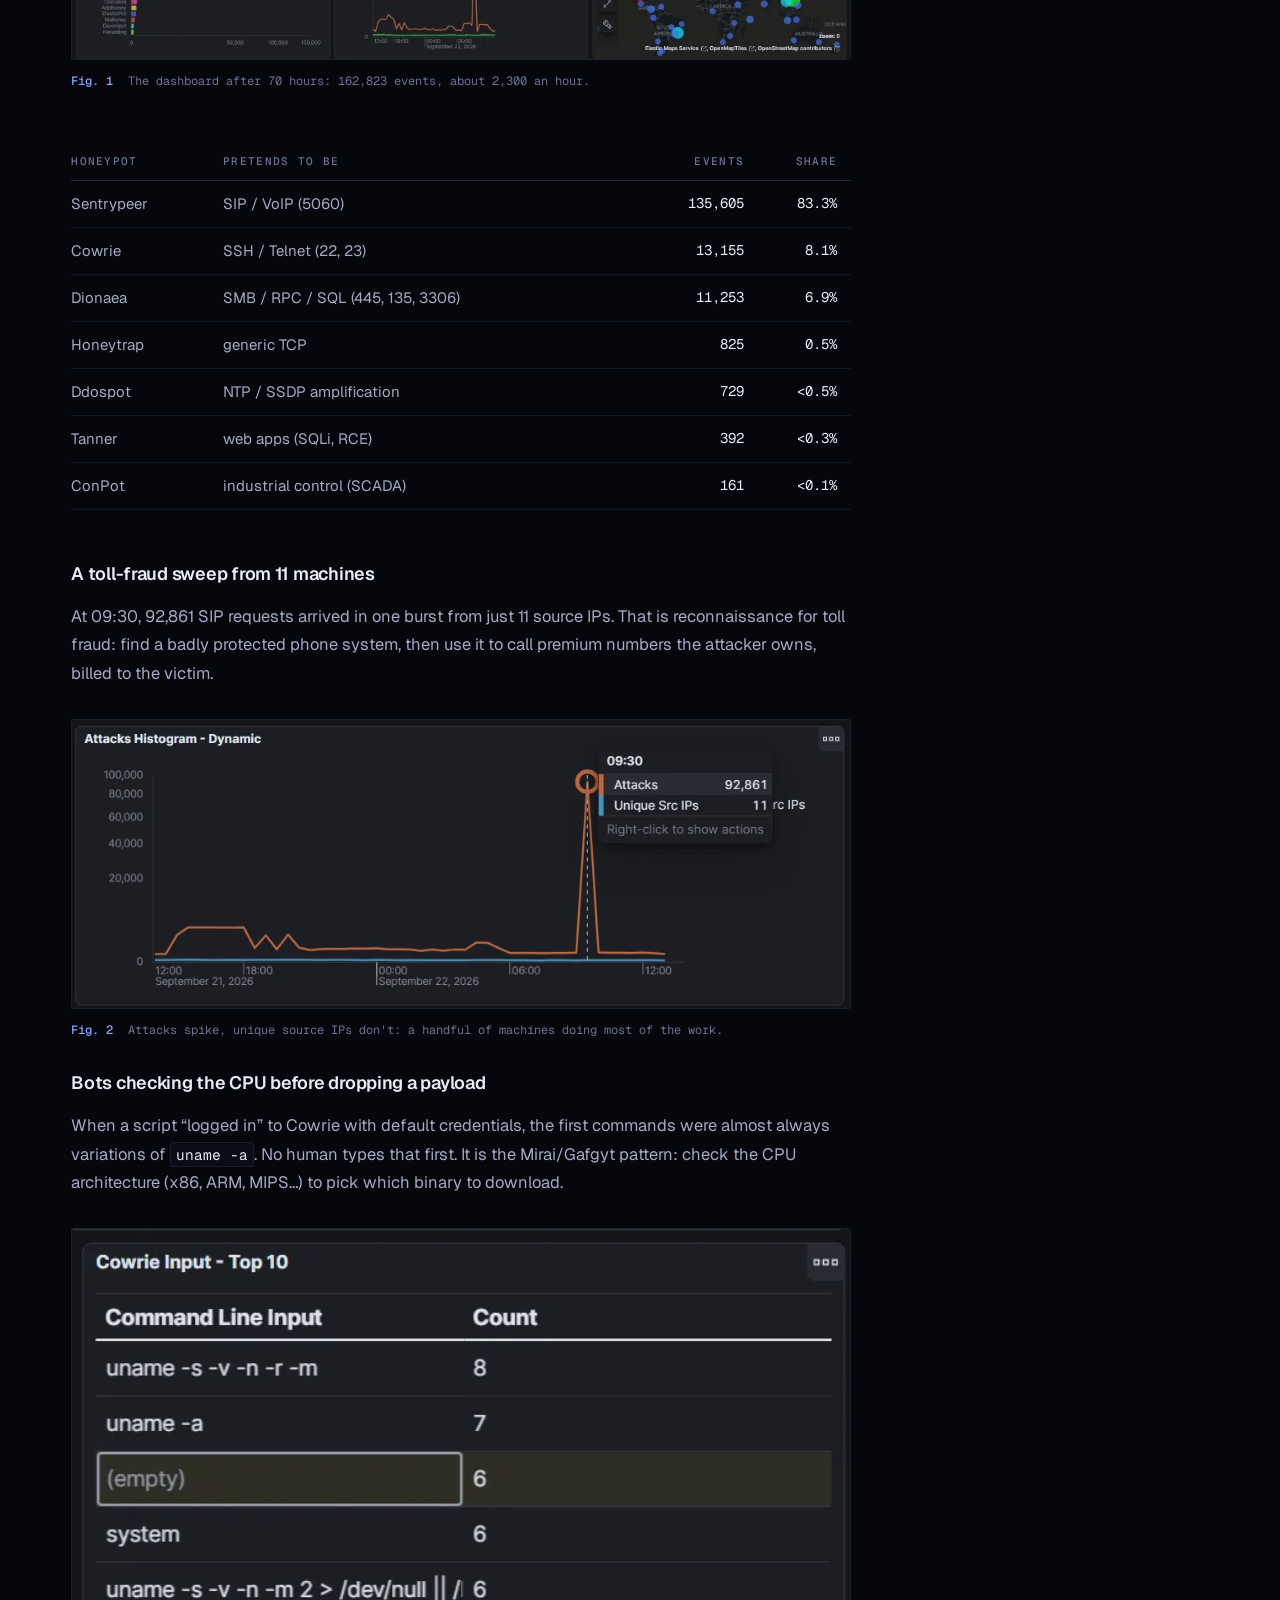
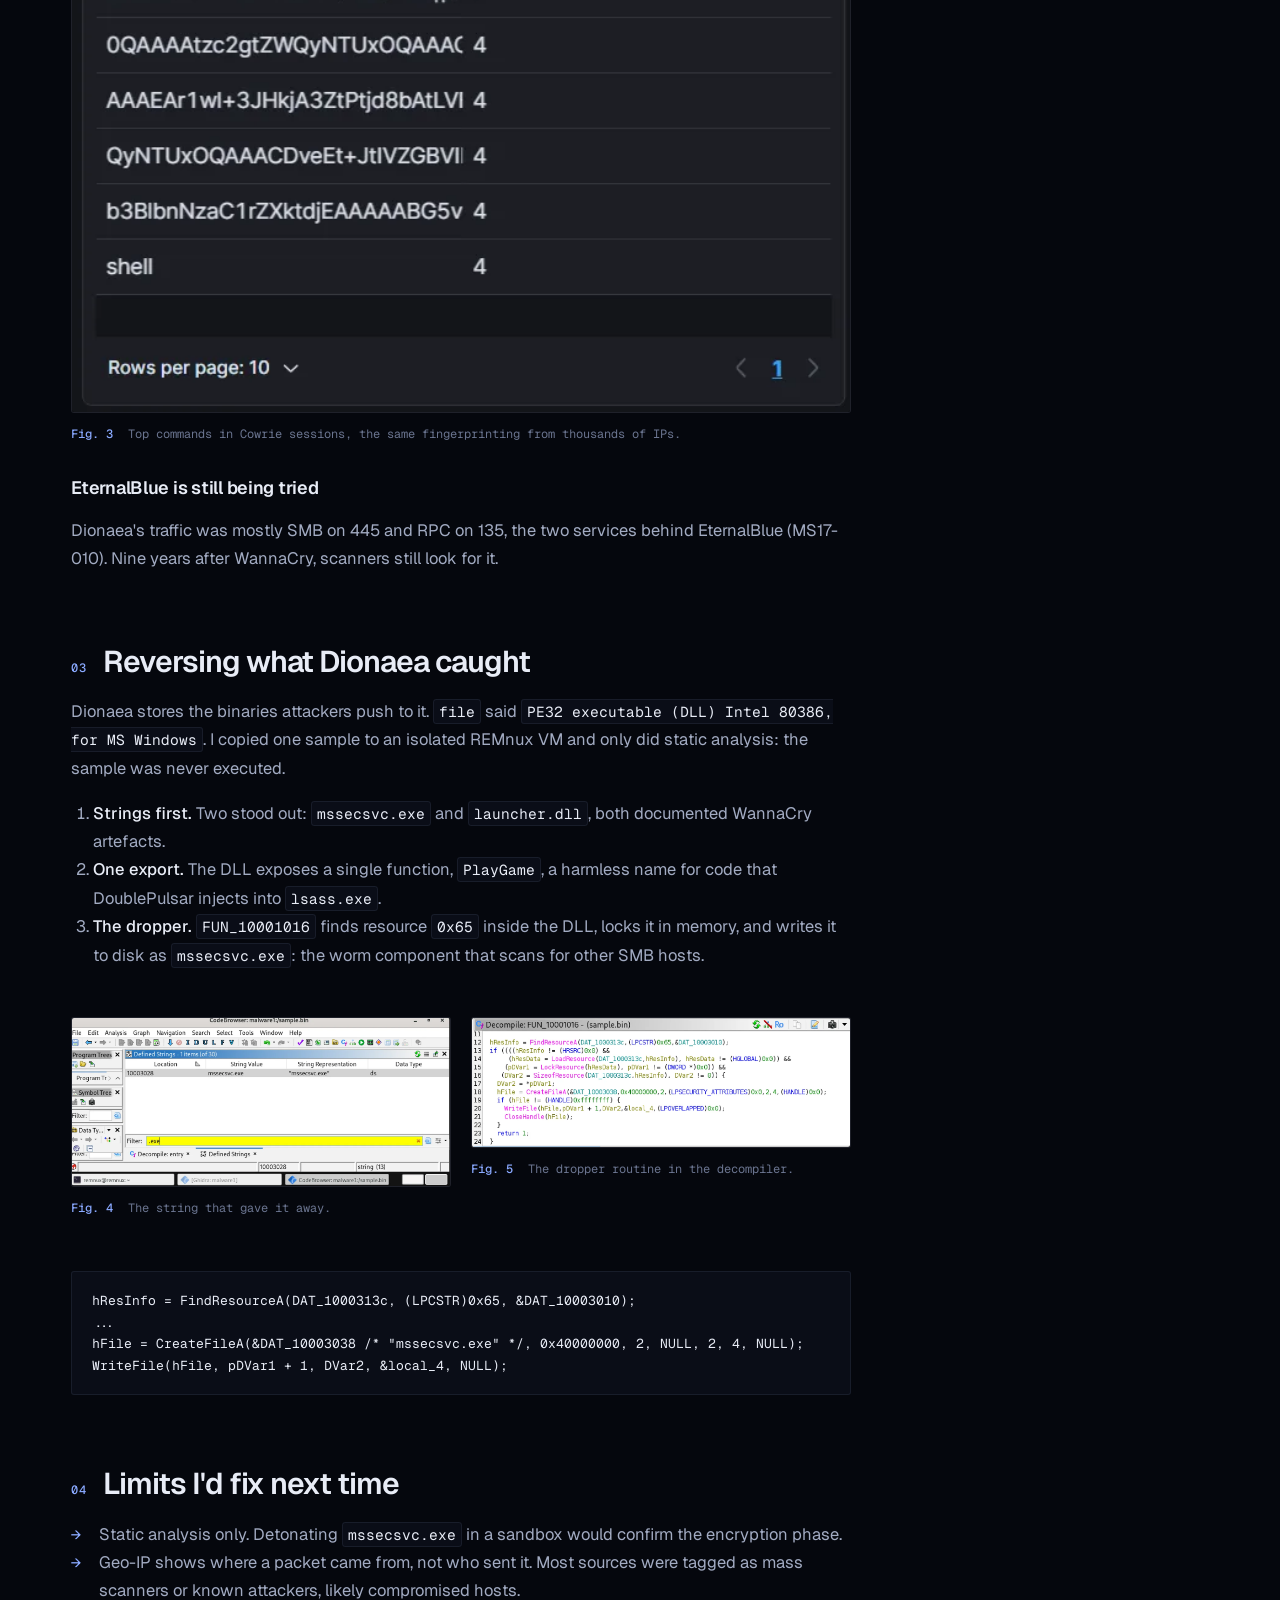
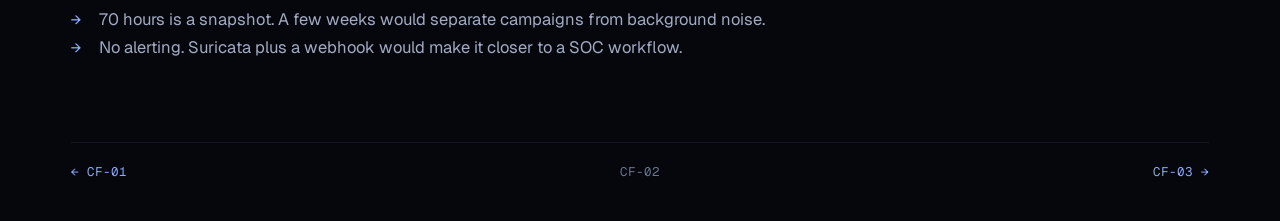
<file: cases/honeypot.html>
<!doctype html>
<html lang="en">
<head>
  <meta charset="utf-8">
  <meta name="viewport" content="width=device-width, initial-scale=1">
  <meta name="theme-color" content="#05070d">
  <title>CF-02 · Honeypot — Axel Kifani</title>
  <meta name="description" content="A T-Pot honeypot on a public VPS: 162,823 events in 70 hours, a SIP toll-fraud sweep, Mirai-style recon, and a WannaCry dropper reversed in Ghidra.">
  <link rel="preconnect" href="https://fonts.googleapis.com">
  <link rel="preconnect" href="https://fonts.gstatic.com" crossorigin>
  <link href="https://fonts.googleapis.com/css2?family=Geist:wght@400;500;600&family=Geist+Mono:wght@400;500&display=swap" rel="stylesheet">
  <link rel="stylesheet" href="../assets/css/site.css?v=202611082330">
</head>
<body>
<header class="topbar"><div class="wrap"><a class="id" href="../index.html">Axel Kifani</a><nav aria-label="Main"><a href="../index.html#lab">Lab</a><a href="../index.html#cases" aria-current="page">Case files</a><a href="../index.html#contact">Contact</a><a class="nav-cv" href="../assets/cv/Axel-Kifani-CV.pdf" download>CV ↓</a></nav></div></header>

<main class="desk wrap">
  <a class="back" href="../index.html#cf-02">← all case files</a>
  <article class="paper">
    <header class="case-hero">
      <div class="reveal">
        <div class="file-head"><span>Case file CF-02 · Honeypot · threat intel</span><span class="stamp-big closed">Closed</span></div>

        <h1>70 hours on the open internet</h1>
        <p class="standfirst">I rented a VPS, told nobody its address, and turned it into a honeypot. In under three days it logged 162,823 hostile events, and one of the things that came in was a piece of WannaCry.</p>
      </div>
      <canvas class="ascii case-art" data-scene="globe" data-size="lg" aria-hidden="true"></canvas>
    </header>
    <div class="case-body">

    <dl class="meta">
      <div><dt>Context</dt><dd>Personal project</dd></div>
      <div><dt>When</dt><dd>September 2026</dd></div>
      <div><dt>Stack</dt><dd>T-Pot 24.04, Elastic, Suricata, Ghidra</dd></div>
      <div><dt>Write-up</dt><dd><a href="https://github.com/AxlK78/tpot-honeypot-analysis">GitHub repo</a></dd></div>
    </dl>

    <div class="bottom-line">
      <span class="k">Bottom line</span>
      <p>Almost nothing that hits an exposed server is human. It is scanners, botnets and worms from years ago that still work because someone, somewhere, never patched.</p>
    </div>

    <h2><span class="no">01</span>Setup: expose the bait, hide the controls</h2>
    <p>T-Pot runs a dozen honeypots in Docker containers, each faking a service (SSH, SMB, SIP, SCADA…), with Elasticsearch and Kibana on top. Exposing it is the easy part. The hard part is making sure the server's real administration is not exposed too.</p>
    <ul>
      <li><b>UFW deny-by-default.</b> Ports 1–64000 open on purpose for the honeypots; the real SSH and Kibana moved to high ports and allowed from one IP only.</li>
      <li><b>Tailscale for admin.</b> My IP changes when I move, and reopening the firewall each time is how holes get left open. Admin ports are allowed only on the <code>tailscale0</code> interface, reachable at <span class="redact" aria-label="redacted">100.xx.xxx.xxx</span> from my own devices and nowhere else.</li>
      <li><b>Port conflicts.</b> The <code>tpotinit</code> container crash-looped until I freed ports 25, 53 and 5355 from exim4 and systemd-resolved.</li>
    </ul>

    <h2><span class="no">02</span>What arrived</h2>
    <figure class="ev reveal">
      <img src="../assets/img/honeypot/06_kibana_overview_24h.webp" alt="Kibana T-Pot dashboard: 162,823 total attacks, Sentrypeer 135,605, Cowrie 13,155, Dionaea 11,253, with a bar chart, a histogram showing one large spike, and a world attack map." loading="lazy">
      <figcaption><b>Fig. 1</b> The dashboard after 70 hours: 162,823 events, about 2,300 an hour.</figcaption>
    </figure>
    <div class="table-scroll"><table>
      <thead><tr><th>Honeypot</th><th>Pretends to be</th><th style="text-align:right">Events</th><th style="text-align:right">Share</th></tr></thead>
      <tbody>
        <tr><td>Sentrypeer</td><td>SIP / VoIP (5060)</td><td class="num">135,605</td><td class="num">83.3%</td></tr>
        <tr><td>Cowrie</td><td>SSH / Telnet (22, 23)</td><td class="num">13,155</td><td class="num">8.1%</td></tr>
        <tr><td>Dionaea</td><td>SMB / RPC / SQL (445, 135, 3306)</td><td class="num">11,253</td><td class="num">6.9%</td></tr>
        <tr><td>Honeytrap</td><td>generic TCP</td><td class="num">825</td><td class="num">0.5%</td></tr>
        <tr><td>Ddospot</td><td>NTP / SSDP amplification</td><td class="num">729</td><td class="num">&lt;0.5%</td></tr>
        <tr><td>Tanner</td><td>web apps (SQLi, RCE)</td><td class="num">392</td><td class="num">&lt;0.3%</td></tr>
        <tr><td>ConPot</td><td>industrial control (SCADA)</td><td class="num">161</td><td class="num">&lt;0.1%</td></tr>
      </tbody>
    </table></div>

    <h3>A toll-fraud sweep from 11 machines</h3>
    <p>At 09:30, 92,861 SIP requests arrived in one burst from just 11 source IPs. That is reconnaissance for toll fraud: find a badly protected phone system, then use it to call premium numbers the attacker owns, billed to the victim.</p>
    <figure class="ev reveal">
      <img src="../assets/img/honeypot/08_attacks_spike_histogram.webp" alt="Histogram of attacks over time with one tall spike around 09:30 while unique source IPs stay flat." loading="lazy">
      <figcaption><b>Fig. 2</b> Attacks spike, unique source IPs don't: a handful of machines doing most of the work.</figcaption>
    </figure>

    <h3>Bots checking the CPU before dropping a payload</h3>
    <p>When a script “logged in” to Cowrie with default credentials, the first commands were almost always variations of <code>uname -a</code>. No human types that first. It is the Mirai/Gafgyt pattern: check the CPU architecture (x86, ARM, MIPS…) to pick which binary to download.</p>
    <figure class="ev reveal">
      <img src="../assets/img/honeypot/11_cowrie_commands_top10.webp" alt="Kibana table of the top 10 commands typed in Cowrie sessions, dominated by uname variants." loading="lazy">
      <figcaption><b>Fig. 3</b> Top commands in Cowrie sessions, the same fingerprinting from thousands of IPs.</figcaption>
    </figure>

    <h3>EternalBlue is still being tried</h3>
    <p>Dionaea's traffic was mostly SMB on 445 and RPC on 135, the two services behind EternalBlue (MS17-010). Nine years after WannaCry, scanners still look for it.</p>

    <h2 id="reverse"><span class="no">03</span>Reversing what Dionaea caught</h2>
    <p>Dionaea stores the binaries attackers push to it. <code>file</code> said <code>PE32 executable (DLL) Intel 80386, for MS Windows</code>. I copied one sample to an isolated REMnux VM and only did static analysis: the sample was never executed.</p>
    <ol>
      <li><b>Strings first.</b> Two stood out: <code>mssecsvc.exe</code> and <code>launcher.dll</code>, both documented WannaCry artefacts.</li>
      <li><b>One export.</b> The DLL exposes a single function, <code>PlayGame</code>, a harmless name for code that DoublePulsar injects into <code>lsass.exe</code>.</li>
      <li><b>The dropper.</b> <code>FUN_10001016</code> finds resource <code>0x65</code> inside the DLL, locks it in memory, and writes it to disk as <code>mssecsvc.exe</code>: the worm component that scans for other SMB hosts.</li>
    </ol>
    <div class="ev-pair">
      <figure class="ev reveal">
        <img src="../assets/img/honeypot/14_ghidra_strings_mssecsvc.webp" alt="Ghidra Defined Strings window with the string mssecsvc.exe highlighted." loading="lazy">
        <figcaption><b>Fig. 4</b> The string that gave it away.</figcaption>
      </figure>
      <figure class="ev reveal">
        <img src="../assets/img/honeypot/16_ghidra_decompiler_dropper.webp" alt="Ghidra decompiler showing FindResourceA, LoadResource, LockResource, SizeofResource, CreateFileA and WriteFile calls." loading="lazy">
        <figcaption><b>Fig. 5</b> The dropper routine in the decompiler.</figcaption>
      </figure>
    </div>
<pre><code>hResInfo = FindResourceA(DAT_1000313c, (LPCSTR)0x65, &amp;DAT_10003010);
...
hFile = CreateFileA(&amp;DAT_10003038 /* "mssecsvc.exe" */, 0x40000000, 2, NULL, 2, 4, NULL);
WriteFile(hFile, pDVar1 + 1, DVar2, &amp;local_4, NULL);</code></pre>

    <h2><span class="no">04</span>Limits I'd fix next time</h2>
    <ul class="next-steps">
      <li>Static analysis only. Detonating <code>mssecsvc.exe</code> in a sandbox would confirm the encryption phase.</li>
      <li>Geo-IP shows where a packet came from, not who sent it. Most sources were tagged as mass scanners or known attackers, likely compromised hosts.</li>
      <li>70 hours is a snapshot. A few weeks would separate campaigns from background noise.</li>
      <li>No alerting. Suricata plus a webhook would make it closer to a SOC workflow.</li>
    </ul>

    </div>
    <div class="file-foot"><a href="homelab.html">← CF-01</a><span>CF-02</span><a href="container-miner.html">CF-03 →</a></div>
  </article>
</main>
<script src="../assets/js/ascii.js?v=202611082330"></script>
<script src="../assets/js/site.js?v=202611082330"></script>
</body>
</html>
</file>
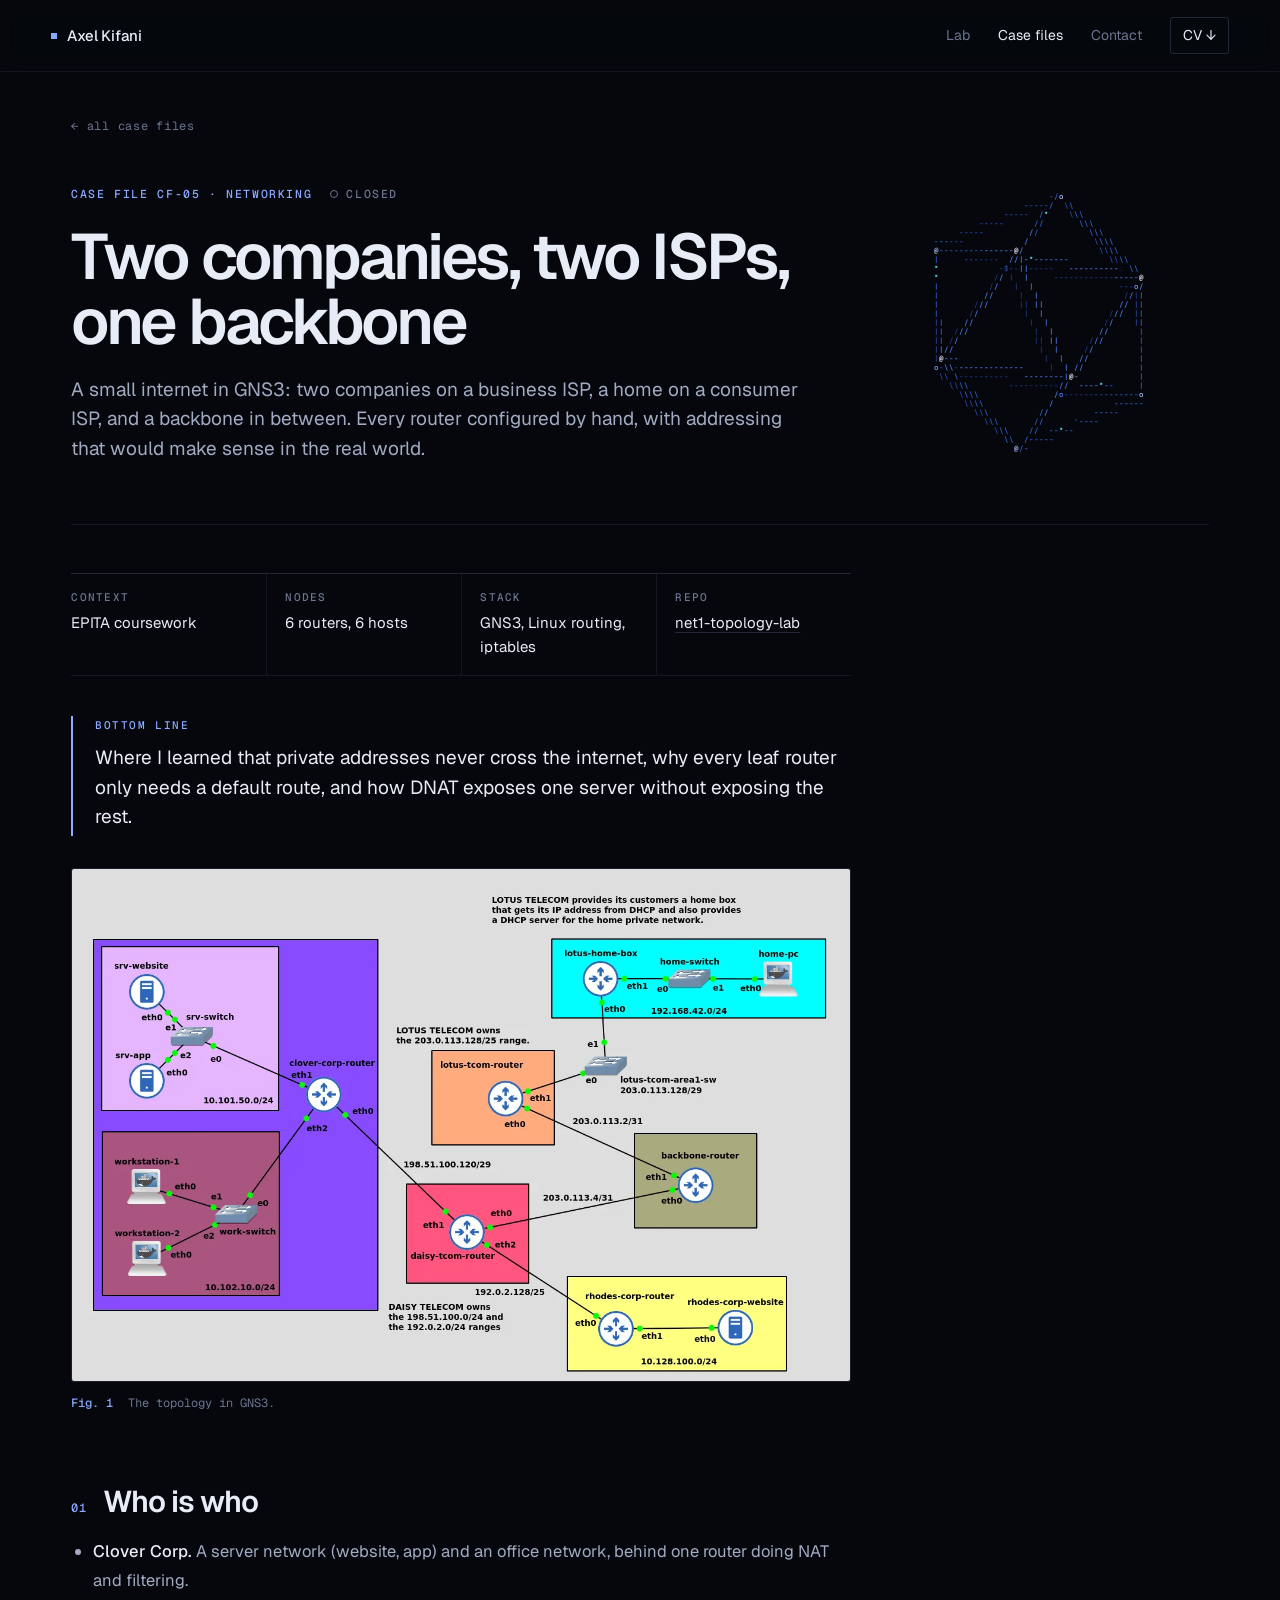
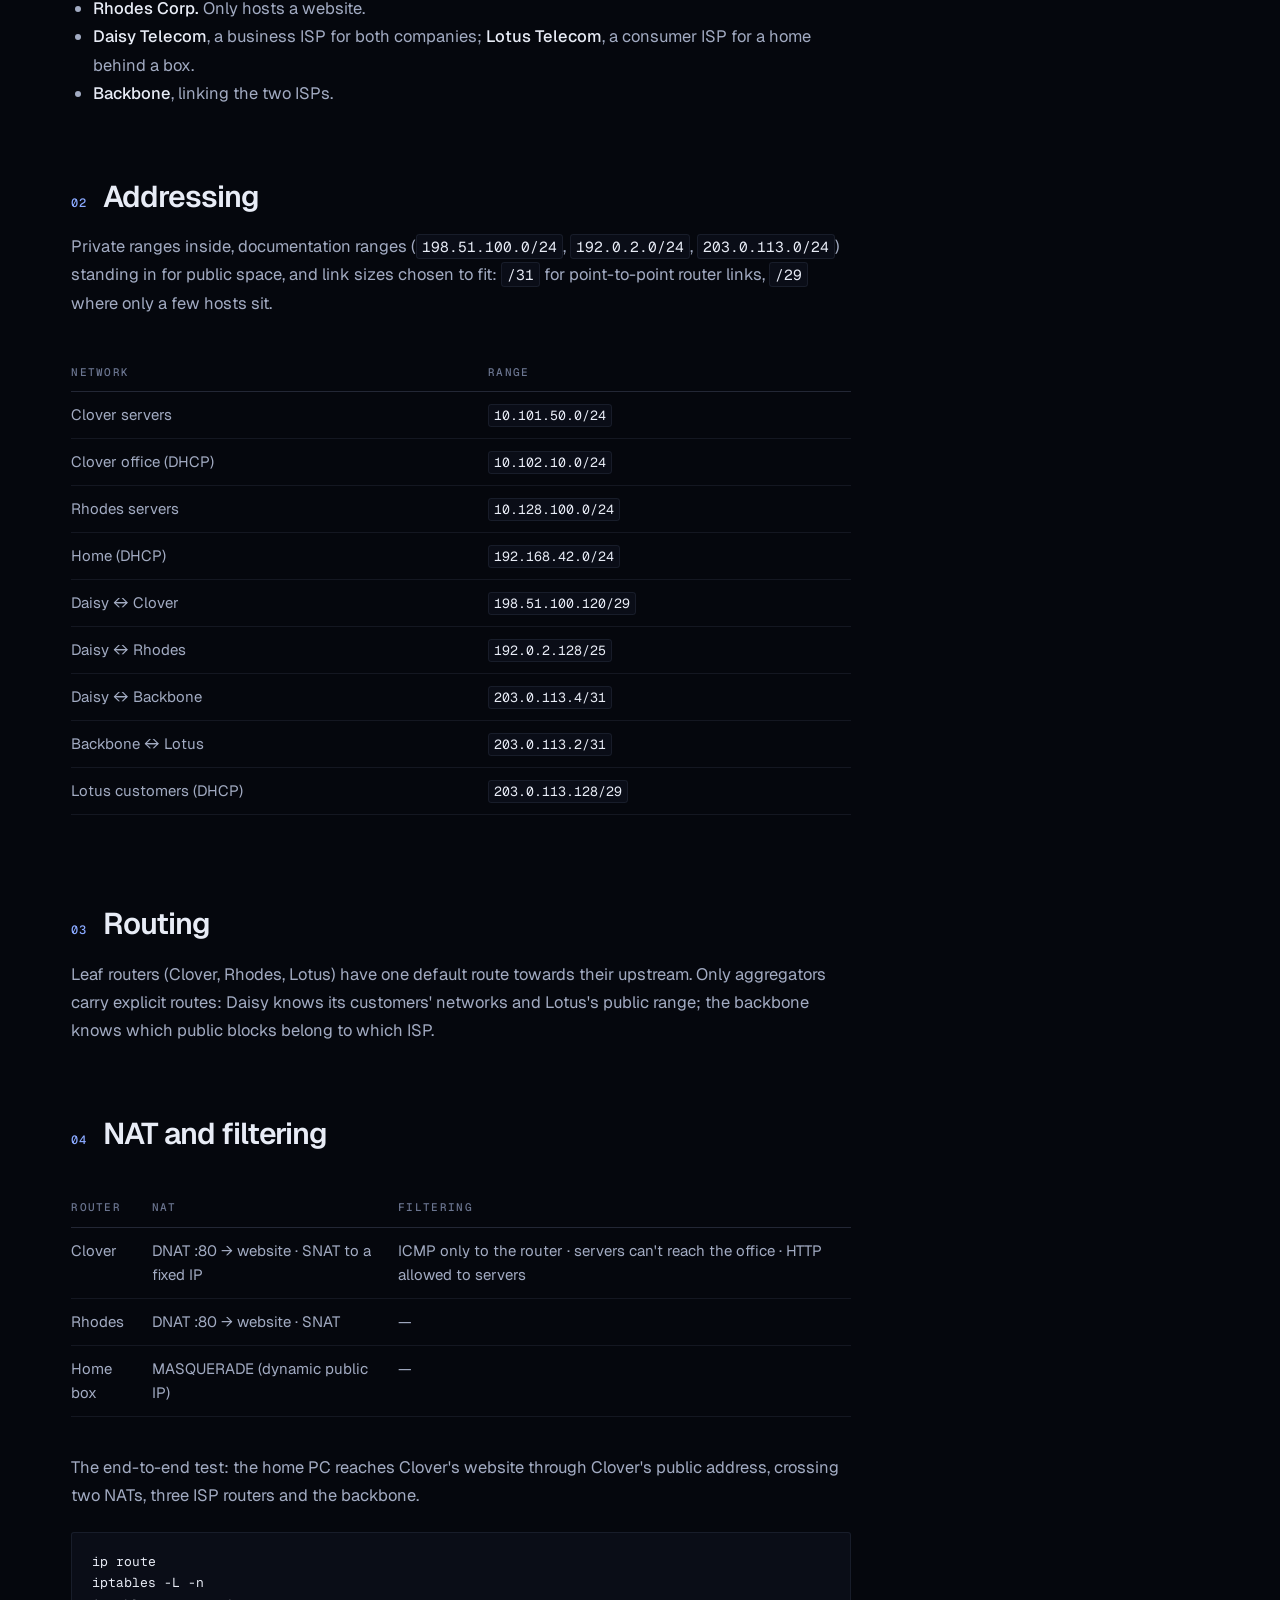
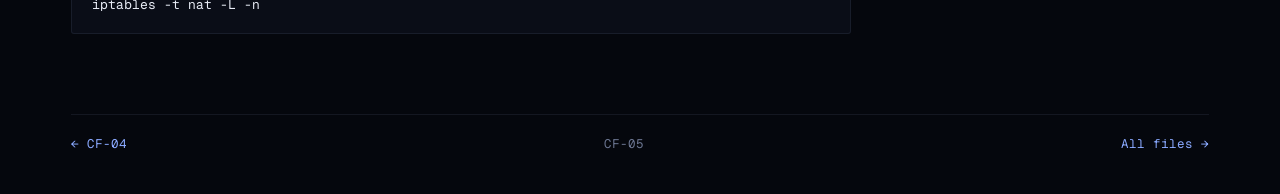
<file: cases/network-gns3.html>
<!doctype html>
<html lang="en">
<head>
  <meta charset="utf-8">
  <meta name="viewport" content="width=device-width, initial-scale=1">
  <meta name="theme-color" content="#05070d">
  <title>CF-05 · GNS3 network — Axel Kifani</title>
  <meta name="description" content="A GNS3 simulation of two companies, two ISPs and a home network: realistic addressing, static routing, NAT and iptables filtering.">
  <link rel="preconnect" href="https://fonts.googleapis.com">
  <link rel="preconnect" href="https://fonts.gstatic.com" crossorigin>
  <link href="https://fonts.googleapis.com/css2?family=Geist:wght@400;500;600&family=Geist+Mono:wght@400;500&display=swap" rel="stylesheet">
  <link rel="stylesheet" href="../assets/css/site.css?v=202611082330">
</head>
<body>
<header class="topbar"><div class="wrap"><a class="id" href="../index.html">Axel Kifani</a><nav aria-label="Main"><a href="../index.html#lab">Lab</a><a href="../index.html#cases" aria-current="page">Case files</a><a href="../index.html#contact">Contact</a><a class="nav-cv" href="../assets/cv/Axel-Kifani-CV.pdf" download>CV ↓</a></nav></div></header>

<main class="desk wrap">
  <a class="back" href="../index.html#cf-05">← all case files</a>
  <article class="paper">
    <header class="case-hero">
      <div class="reveal">
        <div class="file-head"><span>Case file CF-05 · Networking</span><span class="stamp-big closed">Closed</span></div>

        <h1>Two companies, two ISPs, one backbone</h1>
        <p class="standfirst">A small internet in GNS3: two companies on a business ISP, a home on a consumer ISP, and a backbone in between. Every router configured by hand, with addressing that would make sense in the real world.</p>
      </div>
      <canvas class="ascii case-art" data-scene="net" data-size="lg" aria-hidden="true"></canvas>
    </header>
    <div class="case-body">

    <dl class="meta">
      <div><dt>Context</dt><dd>EPITA coursework</dd></div>
      <div><dt>Nodes</dt><dd>6 routers, 6 hosts</dd></div>
      <div><dt>Stack</dt><dd>GNS3, Linux routing, iptables</dd></div>
      <div><dt>Repo</dt><dd><a href="https://github.com/AxlK78/net1-topology-lab">net1-topology-lab</a></dd></div>
    </dl>

    <div class="bottom-line">
      <span class="k">Bottom line</span>
      <p>Where I learned that private addresses never cross the internet, why every leaf router only needs a default route, and how DNAT exposes one server without exposing the rest.</p>
    </div>

    <figure class="ev reveal">
      <img src="../assets/img/network/topology.webp" alt="GNS3 topology: Clover Corp with a server switch and an office switch, Rhodes Corp with one web server, both behind Daisy Telecom, a backbone router, then Lotus Telecom serving a home network behind a box." loading="lazy">
      <figcaption><b>Fig. 1</b> The topology in GNS3.</figcaption>
    </figure>

    <h2><span class="no">01</span>Who is who</h2>
    <ul>
      <li><b>Clover Corp.</b> A server network (website, app) and an office network, behind one router doing NAT and filtering.</li>
      <li><b>Rhodes Corp.</b> Only hosts a website.</li>
      <li><b>Daisy Telecom</b>, a business ISP for both companies; <b>Lotus Telecom</b>, a consumer ISP for a home behind a box.</li>
      <li><b>Backbone</b>, linking the two ISPs.</li>
    </ul>

    <h2><span class="no">02</span>Addressing</h2>
    <p>Private ranges inside, documentation ranges (<code>198.51.100.0/24</code>, <code>192.0.2.0/24</code>, <code>203.0.113.0/24</code>) standing in for public space, and link sizes chosen to fit: <code>/31</code> for point-to-point router links, <code>/29</code> where only a few hosts sit.</p>
    <div class="table-scroll"><table>
      <thead><tr><th>Network</th><th>Range</th></tr></thead>
      <tbody>
        <tr><td>Clover servers</td><td><code>10.101.50.0/24</code></td></tr>
        <tr><td>Clover office (DHCP)</td><td><code>10.102.10.0/24</code></td></tr>
        <tr><td>Rhodes servers</td><td><code>10.128.100.0/24</code></td></tr>
        <tr><td>Home (DHCP)</td><td><code>192.168.42.0/24</code></td></tr>
        <tr><td>Daisy ↔ Clover</td><td><code>198.51.100.120/29</code></td></tr>
        <tr><td>Daisy ↔ Rhodes</td><td><code>192.0.2.128/25</code></td></tr>
        <tr><td>Daisy ↔ Backbone</td><td><code>203.0.113.4/31</code></td></tr>
        <tr><td>Backbone ↔ Lotus</td><td><code>203.0.113.2/31</code></td></tr>
        <tr><td>Lotus customers (DHCP)</td><td><code>203.0.113.128/29</code></td></tr>
      </tbody>
    </table></div>

    <h2><span class="no">03</span>Routing</h2>
    <p>Leaf routers (Clover, Rhodes, Lotus) have one default route towards their upstream. Only aggregators carry explicit routes: Daisy knows its customers' networks and Lotus's public range; the backbone knows which public blocks belong to which ISP.</p>

    <h2><span class="no">04</span>NAT and filtering</h2>
    <div class="table-scroll"><table>
      <thead><tr><th>Router</th><th>NAT</th><th>Filtering</th></tr></thead>
      <tbody>
        <tr><td>Clover</td><td>DNAT :80 → website · SNAT to a fixed IP</td><td>ICMP only to the router · servers can't reach the office · HTTP allowed to servers</td></tr>
        <tr><td>Rhodes</td><td>DNAT :80 → website · SNAT</td><td>—</td></tr>
        <tr><td>Home box</td><td>MASQUERADE (dynamic public IP)</td><td>—</td></tr>
      </tbody>
    </table></div>
    <p>The end-to-end test: the home PC reaches Clover's website through Clover's public address, crossing two NATs, three ISP routers and the backbone.</p>
<pre><code>ip route
iptables -L -n
iptables -t nat -L -n</code></pre>

    </div>
    <div class="file-foot"><a href="reverse-cfg.html">← CF-04</a><span>CF-05</span><a href="../index.html#cases">All files →</a></div>
  </article>
</main>
<script src="../assets/js/ascii.js?v=202611082330"></script>
<script src="../assets/js/site.js?v=202611082330"></script>
</body>
</html>
</file>
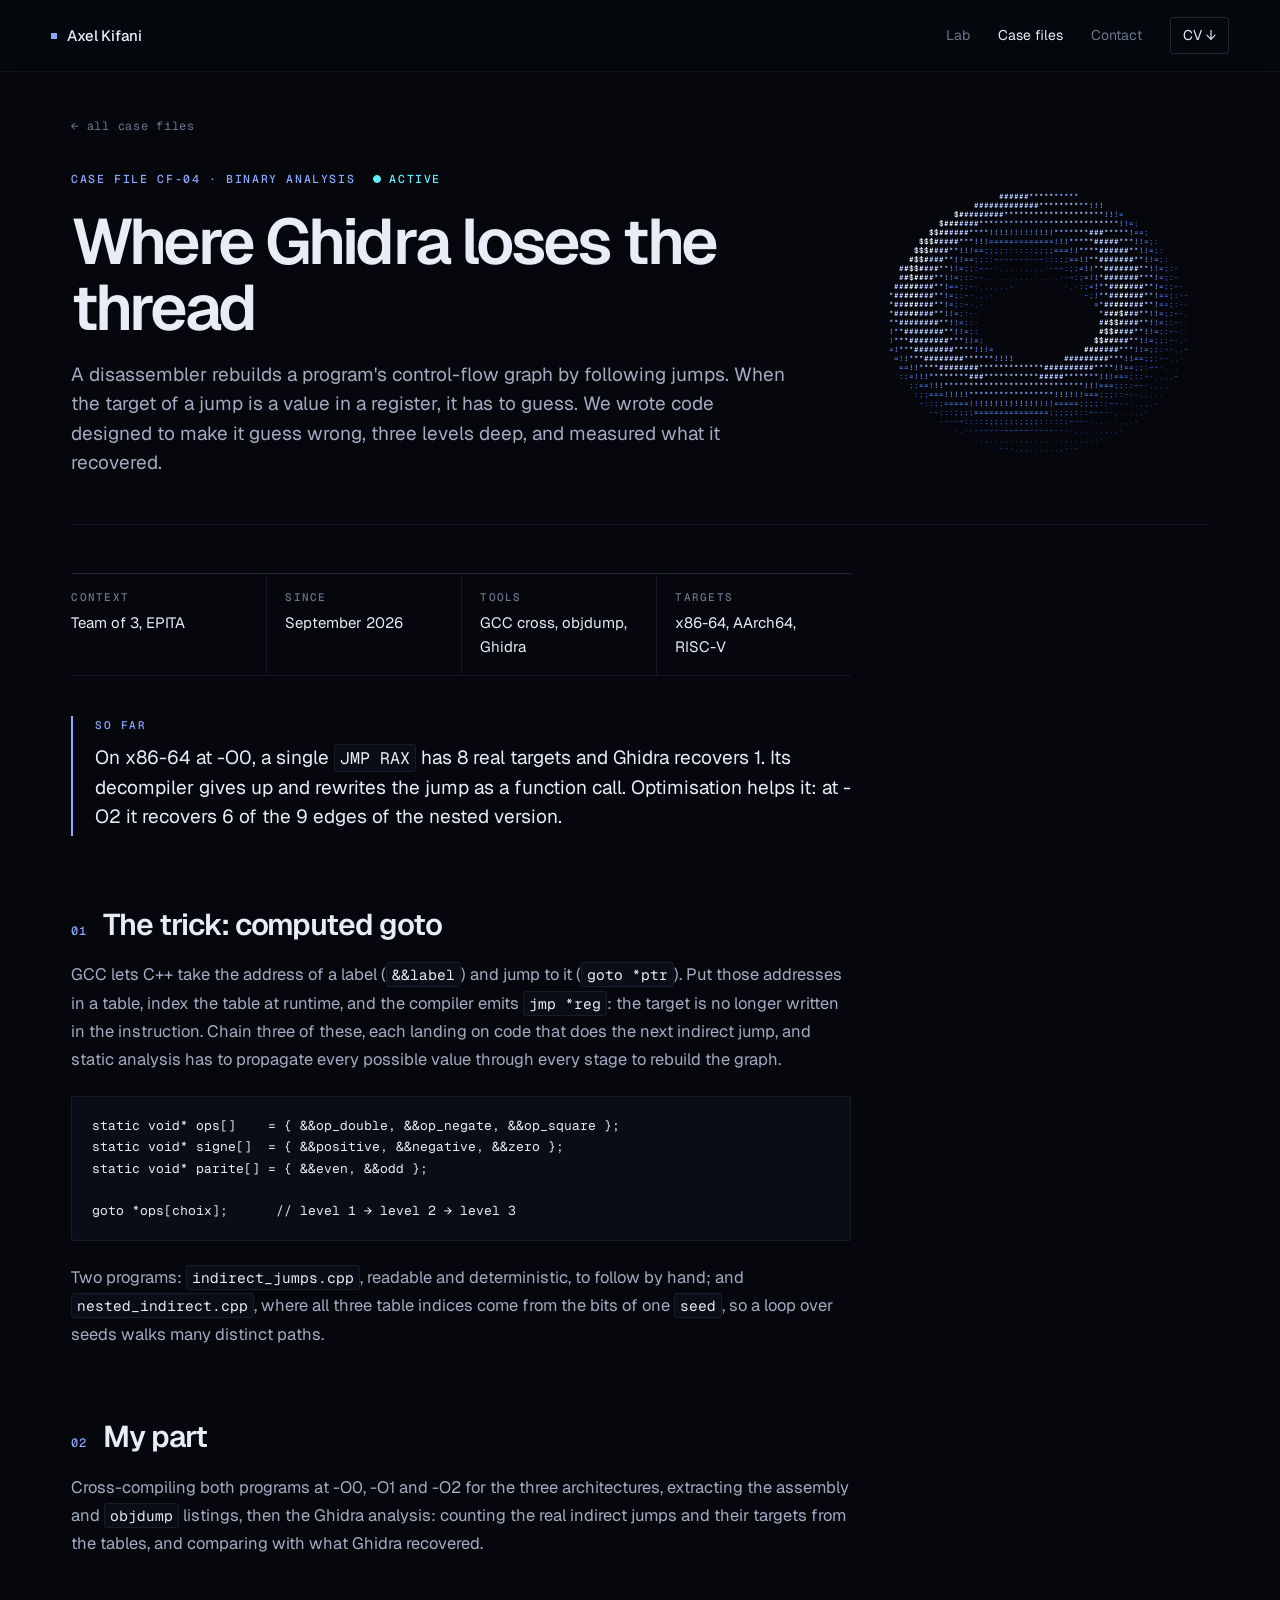
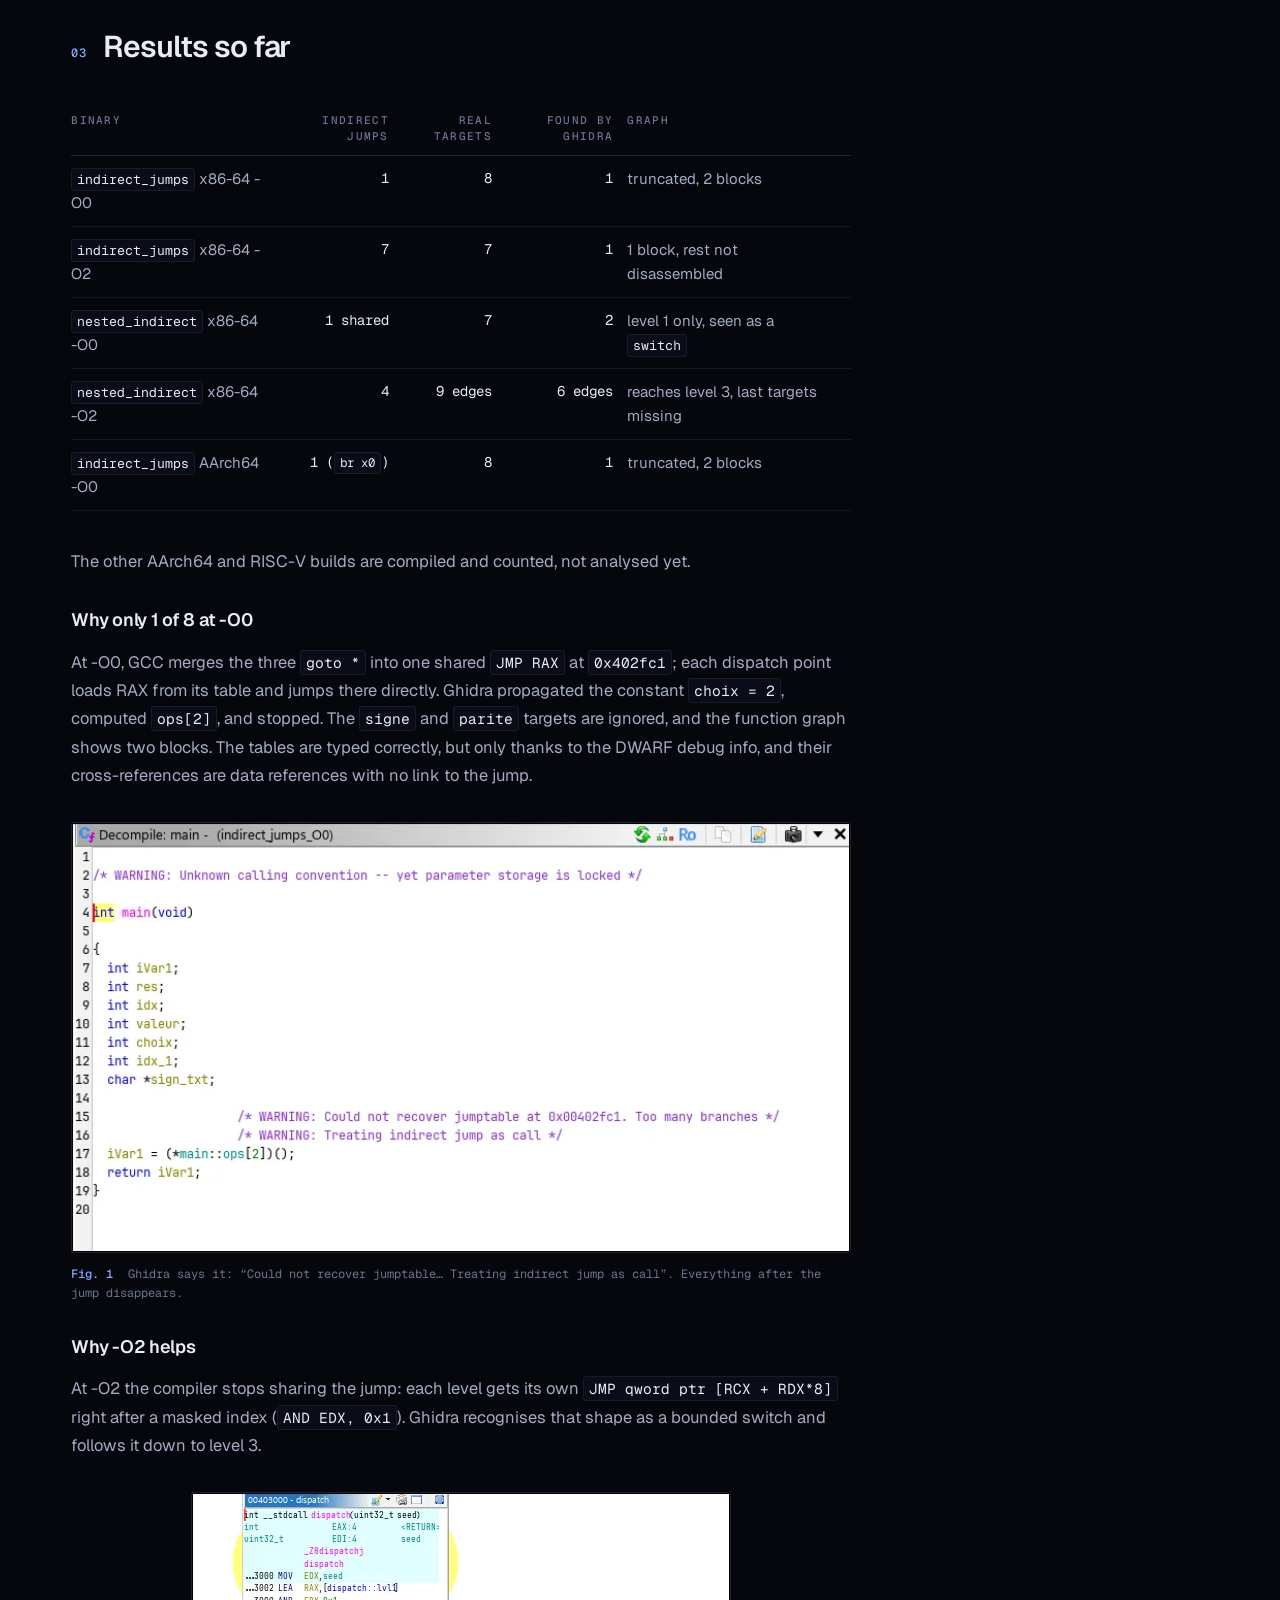
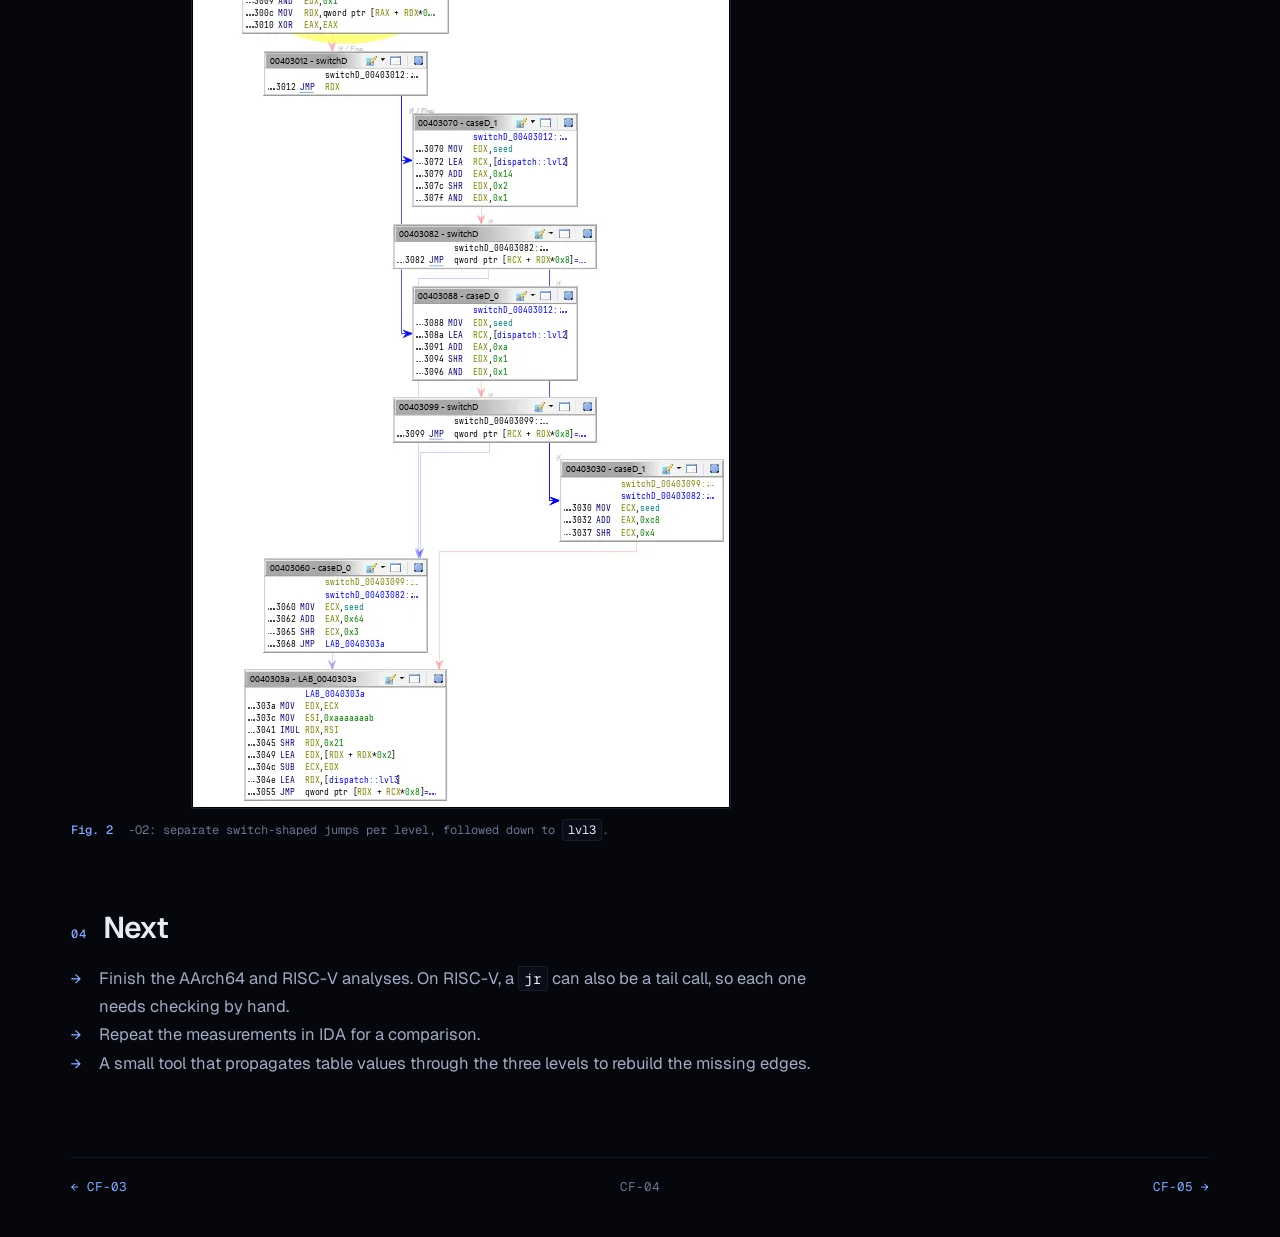
<file: cases/reverse-cfg.html>
<!doctype html>
<html lang="en">
<head>
  <meta charset="utf-8">
  <meta name="viewport" content="width=device-width, initial-scale=1">
  <meta name="theme-color" content="#05070d">
  <title>CF-04 · Indirect jumps vs Ghidra — Axel Kifani</title>
  <meta name="description" content="Nested computed gotos compiled for x86-64, AArch64 and RISC-V, to measure how much of the control-flow graph Ghidra can recover.">
  <link rel="preconnect" href="https://fonts.googleapis.com">
  <link rel="preconnect" href="https://fonts.gstatic.com" crossorigin>
  <link href="https://fonts.googleapis.com/css2?family=Geist:wght@400;500;600&family=Geist+Mono:wght@400;500&display=swap" rel="stylesheet">
  <link rel="stylesheet" href="../assets/css/site.css?v=202611082330">
</head>
<body>
<header class="topbar"><div class="wrap"><a class="id" href="../index.html">Axel Kifani</a><nav aria-label="Main"><a href="../index.html#lab">Lab</a><a href="../index.html#cases" aria-current="page">Case files</a><a href="../index.html#contact">Contact</a><a class="nav-cv" href="../assets/cv/Axel-Kifani-CV.pdf" download>CV ↓</a></nav></div></header>

<main class="desk wrap">
  <a class="back" href="../index.html#cf-04">← all case files</a>
  <article class="paper">
    <header class="case-hero">
      <div class="reveal">
        <div class="file-head"><span>Case file CF-04 · Binary analysis</span><span class="stamp-big active">Active</span></div>

        <h1>Where Ghidra loses the thread</h1>
        <p class="standfirst">A disassembler rebuilds a program's control-flow graph by following jumps. When the target of a jump is a value in a register, it has to guess. We wrote code designed to make it guess wrong, three levels deep, and measured what it recovered.</p>
      </div>
      <canvas class="ascii case-art" data-scene="torus" data-size="lg" aria-hidden="true"></canvas>
    </header>
    <div class="case-body">

    <dl class="meta">
      <div><dt>Context</dt><dd>Team of 3, EPITA</dd></div>
      <div><dt>Since</dt><dd>September 2026</dd></div>
      <div><dt>Tools</dt><dd>GCC cross, objdump, Ghidra</dd></div>
      <div><dt>Targets</dt><dd>x86-64, AArch64, RISC-V</dd></div>
    </dl>

    <div class="bottom-line">
      <span class="k">So far</span>
      <p>On x86-64 at -O0, a single <code>JMP RAX</code> has 8 real targets and Ghidra recovers 1. Its decompiler gives up and rewrites the jump as a function call. Optimisation helps it: at -O2 it recovers 6 of the 9 edges of the nested version.</p>
    </div>

    <h2><span class="no">01</span>The trick: computed goto</h2>
    <p>GCC lets C++ take the address of a label (<code>&amp;&amp;label</code>) and jump to it (<code>goto *ptr</code>). Put those addresses in a table, index the table at runtime, and the compiler emits <code>jmp *reg</code>: the target is no longer written in the instruction. Chain three of these, each landing on code that does the next indirect jump, and static analysis has to propagate every possible value through every stage to rebuild the graph.</p>
<pre><code>static void* ops[]    = { &amp;&amp;op_double, &amp;&amp;op_negate, &amp;&amp;op_square };
static void* signe[]  = { &amp;&amp;positive, &amp;&amp;negative, &amp;&amp;zero };
static void* parite[] = { &amp;&amp;even, &amp;&amp;odd };

goto *ops[choix];      // level 1 → level 2 → level 3</code></pre>
    <p>Two programs: <code>indirect_jumps.cpp</code>, readable and deterministic, to follow by hand; and <code>nested_indirect.cpp</code>, where all three table indices come from the bits of one <code>seed</code>, so a loop over seeds walks many distinct paths.</p>

    <h2><span class="no">02</span>My part</h2>
    <p>Cross-compiling both programs at -O0, -O1 and -O2 for the three architectures, extracting the assembly and <code>objdump</code> listings, then the Ghidra analysis: counting the real indirect jumps and their targets from the tables, and comparing with what Ghidra recovered.</p>

    <h2><span class="no">03</span>Results so far</h2>
    <div class="table-scroll"><table>
      <thead><tr><th>Binary</th><th style="text-align:right">Indirect jumps</th><th style="text-align:right">Real targets</th><th style="text-align:right">Found by Ghidra</th><th>Graph</th></tr></thead>
      <tbody>
        <tr><td><code>indirect_jumps</code> x86-64 -O0</td><td class="num">1</td><td class="num">8</td><td class="num">1</td><td>truncated, 2 blocks</td></tr>
        <tr><td><code>indirect_jumps</code> x86-64 -O2</td><td class="num">7</td><td class="num">7</td><td class="num">1</td><td>1 block, rest not disassembled</td></tr>
        <tr><td><code>nested_indirect</code> x86-64 -O0</td><td class="num">1 shared</td><td class="num">7</td><td class="num">2</td><td>level 1 only, seen as a <code>switch</code></td></tr>
        <tr><td><code>nested_indirect</code> x86-64 -O2</td><td class="num">4</td><td class="num">9 edges</td><td class="num">6 edges</td><td>reaches level 3, last targets missing</td></tr>
        <tr><td><code>indirect_jumps</code> AArch64 -O0</td><td class="num">1 (<code>br x0</code>)</td><td class="num">8</td><td class="num">1</td><td>truncated, 2 blocks</td></tr>
      </tbody>
    </table></div>
    <p>The other AArch64 and RISC-V builds are compiled and counted, not analysed yet.</p>

    <h3>Why only 1 of 8 at -O0</h3>
    <p>At -O0, GCC merges the three <code>goto *</code> into one shared <code>JMP RAX</code> at <code>0x402fc1</code>; each dispatch point loads RAX from its table and jumps there directly. Ghidra propagated the constant <code>choix = 2</code>, computed <code>ops[2]</code>, and stopped. The <code>signe</code> and <code>parite</code> targets are ignored, and the function graph shows two blocks. The tables are typed correctly, but only thanks to the DWARF debug info, and their cross-references are data references with no link to the jump.</p>
    <figure class="ev reveal">
      <img src="../assets/img/reverse/indirect_x86_O0_decompile.webp" alt="Ghidra decompiler for main of indirect_jumps_O0: warnings 'Could not recover jumptable at 0x00402fc1. Too many branches' and 'Treating indirect jump as call', followed by iVar1 = (*main::ops[2])(); return iVar1;" loading="lazy">
      <figcaption><b>Fig. 1</b> Ghidra says it: “Could not recover jumptable… Treating indirect jump as call”. Everything after the jump disappears.</figcaption>
    </figure>

    <h3>Why -O2 helps</h3>
    <p>At -O2 the compiler stops sharing the jump: each level gets its own <code>JMP qword ptr [RCX + RDX*8]</code> right after a masked index (<code>AND EDX, 0x1</code>). Ghidra recognises that shape as a bounded switch and follows it down to level 3.</p>
    <figure class="ev reveal">
      <img src="../assets/img/reverse/nested_x86_O2_dispatch_graph.webp" alt="Ghidra function graph of dispatch in nested_indirect -O2: switchD blocks at 0x403012, 0x403082 and 0x403099 with case blocks, down to LAB_0040303a which loads dispatch::lvl3." loading="lazy" style="max-width:540px;margin:0 auto">
      <figcaption><b>Fig. 2</b> -O2: separate switch-shaped jumps per level, followed down to <code>lvl3</code>.</figcaption>
    </figure>

    <h2><span class="no">04</span>Next</h2>
    <ul class="next-steps">
      <li>Finish the AArch64 and RISC-V analyses. On RISC-V, a <code>jr</code> can also be a tail call, so each one needs checking by hand.</li>
      <li>Repeat the measurements in IDA for a comparison.</li>
      <li>A small tool that propagates table values through the three levels to rebuild the missing edges.</li>
    </ul>

    </div>
    <div class="file-foot"><a href="container-miner.html">← CF-03</a><span>CF-04</span><a href="network-gns3.html">CF-05 →</a></div>
  </article>
</main>
<script src="../assets/js/ascii.js?v=202611082330"></script>
<script src="../assets/js/site.js?v=202611082330"></script>
</body>
</html>
</file>
<file: assets/css/site.css>
/* ==========================================================================
   Axel Kifani — portfolio
   Near-black, one blue, ASCII 3D. Two typefaces: Geist and Geist Mono.
   Hairlines instead of boxes, motion only where it carries meaning.
   ========================================================================== */

:root {
  --bg: #05070d;
  --bg-2: #0a0d17;
  --text: #e8ecf6;
  --soft: #a2abc2;
  --mute: #6b7590;
  --dim: #3a425a;
  --line: rgba(170, 185, 230, .09);
  --line-2: rgba(170, 185, 230, .18);
  --accent: #8aa9ff;
  --live: #5ef0ff;

  --f-sans: "Geist", system-ui, -apple-system, sans-serif;
  --f-mono: "Geist Mono", ui-monospace, "SF Mono", monospace;

  --gutter: clamp(16px, 4vw, 56px);
  --max: 1240px;
  --ease: cubic-bezier(.22, .8, .16, 1);
  --ease-in: cubic-bezier(.55, 0, .75, .2);
  --dir: 1;
}

* { box-sizing: border-box; }
html { -webkit-text-size-adjust: 100%; }
@media (prefers-reduced-motion: reduce) {
  *, *::before, *::after { animation: none !important; transition: none !important; }
}

body {
  margin: 0;
  background: var(--bg);
  color: var(--text);
  font: 400 16px/1.6 var(--f-sans);
  -webkit-font-smoothing: antialiased;
  -moz-osx-font-smoothing: grayscale;
  overflow-x: hidden;
}
::selection { background: rgba(138, 169, 255, .3); }

a { color: inherit; text-decoration: underline; text-decoration-color: var(--line-2); text-underline-offset: 4px; text-decoration-thickness: 1px; transition: color .2s, text-decoration-color .2s; }
a:hover { color: var(--text); text-decoration-color: var(--accent); }
:focus-visible { outline: 1px solid var(--accent); outline-offset: 4px; }
code { font: 400 .88em/1 var(--f-mono); color: var(--text); background: var(--bg-2); border: 1px solid var(--line); padding: 2px 5px; border-radius: 3px; }
img { max-width: 100%; display: block; }
canvas.ascii { display: block; width: 100%; height: 100%; }

.wrap { max-width: var(--max); margin: 0 auto; padding-left: var(--gutter); padding-right: var(--gutter); }

/* mono label: the only small-caps voice on the site */
.eyebrow, .label {
  font: 500 11.5px/1.4 var(--f-mono); letter-spacing: .14em; text-transform: uppercase;
  color: var(--mute); margin: 0;
}

/* ==========================================================================
   Frame (fixed on the home deck)
   ========================================================================== */
.frame-top, .topbar {
  display: flex; align-items: center; gap: 24px;
  height: 72px; padding: 0 var(--gutter);
  position: sticky; top: 0; z-index: 30;
  background: rgba(5, 7, 13, .86); -webkit-backdrop-filter: blur(10px); backdrop-filter: blur(10px);
  border-bottom: 1px solid var(--line);
}
.frame-top .id, .topbar .id { font-weight: 500; font-size: 15px; letter-spacing: -.01em; text-decoration: none; display: inline-flex; align-items: center; gap: 10px; }
.frame-top .id::before, .topbar .id::before { content: ""; width: 6px; height: 6px; background: var(--accent); }
.frame-top nav, .topbar nav { margin-left: auto; display: flex; gap: 28px; align-items: center; }
.frame-top nav a, .topbar nav a { font-size: 14px; color: var(--mute); text-decoration: none; position: relative; }
.frame-top nav a:hover, .topbar nav a:hover, .frame-top nav a[aria-current], .topbar nav a[aria-current] { color: var(--text); }
.frame-top nav a[aria-current]::after { content: ""; position: absolute; left: 0; right: 0; bottom: -6px; height: 1px; background: var(--text); }
.frame-top nav a.cv, .topbar nav a.nav-cv { color: var(--text); border: 1px solid var(--line-2); padding: 6px 12px; border-radius: 3px; transition: border-color .2s, background .2s; }
.frame-top nav a.cv:hover, .topbar nav a.nav-cv:hover { border-color: var(--text); }
.topbar .wrap { display: contents; }
@media (max-width: 640px) {
  .frame-top, .topbar { height: 56px; gap: 14px; }
  .frame-top nav, .topbar nav { gap: 16px; }
  .frame-top nav a[data-go="log"], .frame-top nav a[data-go="lab"], .topbar nav a[href$="#lab"] { display: none; }
}

.frame-bottom, .rail { display: none; }

/* ==========================================================================
   Home: shared slide content (works in both deck and flow mode)
   ========================================================================== */
.slide { position: relative; padding: 88px 0; border-bottom: 1px solid var(--line); }
.slide-inner { max-width: var(--max); margin: 0 auto; padding: 0 var(--gutter); width: 100%; }
.slide .art { position: relative; aspect-ratio: 1 / 1; width: 100%; max-width: 620px; justify-self: end; }

/* mask titles: the line slides up from behind its own baseline */
[data-anim="mask"] { overflow: hidden; padding-bottom: .08em; margin-bottom: -.08em; }
[data-anim="mask"] > span { display: block; }

/* Hero */
.hero-grid { display: grid; grid-template-columns: minmax(0, 1.05fr) minmax(0, 1fr); gap: 32px; align-items: center; }
.hero h1.name {
  font: 600 clamp(48px, 6.2vw, 108px)/.92 var(--f-sans); letter-spacing: -.055em; white-space: nowrap;
  margin: 22px 0 28px;
}
.hero h1.name .ch { display: inline-block; text-align: center; }
.hero h1.name .ch.g { font-family: var(--f-mono); font-weight: 400; color: var(--accent); }
.hero .tagline { font: 400 clamp(20px, 1.9vw, 26px)/1.35 var(--f-sans); letter-spacing: -.02em; color: var(--text); max-width: 26ch; margin: 0 0 16px; }
.hero .lede { font-size: 16px; color: var(--soft); max-width: 46ch; margin: 0 0 36px; }
.cta { display: flex; flex-wrap: wrap; gap: 12px; }
.btn {
  display: inline-flex; align-items: center; gap: 10px; height: 44px; padding: 0 20px;
  font: 500 14px/1 var(--f-sans); text-decoration: none; color: var(--text);
  border: 1px solid var(--line-2); border-radius: 3px; transition: border-color .2s, background .2s, color .2s;
}
.btn:hover { border-color: var(--text); }
.btn.primary { background: var(--text); color: var(--bg); border-color: var(--text); }
.btn.primary:hover { background: #fff; color: var(--bg); }
.status { display: flex; align-items: center; gap: 10px; font: 500 12px/1 var(--f-mono); color: var(--soft); margin: 36px 0 0; letter-spacing: .02em; }
.status i { width: 6px; height: 6px; background: var(--live); border-radius: 50%; animation: pulse 2.4s infinite; }
@keyframes pulse { 0%, 100% { opacity: 1; } 50% { opacity: .3; } }

.globe canvas { cursor: grab; touch-action: pan-y; }
.globe canvas.grab { cursor: grabbing; }
.hud {
  position: absolute; left: 0; right: 0; bottom: 0; display: flex; justify-content: space-between; gap: 12px; flex-wrap: wrap;
  font: 500 11px/1.5 var(--f-mono); letter-spacing: .08em; text-transform: uppercase; color: var(--mute); pointer-events: none;
}
.hud b { color: var(--text); font-weight: 500; font-variant-numeric: tabular-nums; }

/* Case slides */
.case-grid { display: grid; grid-template-columns: minmax(0, 1fr) minmax(0, 1fr); gap: 48px; align-items: center; }
.case .eyebrow { display: flex; align-items: center; gap: 18px; }
.case .eyebrow .cf { color: var(--accent); }
.state { color: var(--mute); display: inline-flex; align-items: center; gap: 8px; }
.state::before { content: ""; width: 6px; height: 6px; border: 1px solid currentColor; border-radius: 50%; }
.state.live { color: var(--live); }
.state.live::before { background: currentColor; }
.case-title, .section-title, .contact .big {
  font: 600 clamp(36px, 4.4vw, 64px)/1.02 var(--f-sans); letter-spacing: -.045em; margin: 22px 0 22px; max-width: 16ch;
}
.case-sum { font-size: 17px; line-height: 1.6; color: var(--soft); max-width: 46ch; margin: 0; }
.case-fig { display: grid; grid-template-columns: auto minmax(0, 1fr); gap: 24px; align-items: end; border-top: 1px solid var(--line-2); margin: 36px 0 0; padding-top: 22px; max-width: 520px; }
.case-fig .n { font: 500 clamp(40px, 4.6vw, 68px)/.9 var(--f-sans); letter-spacing: -.05em; font-variant-numeric: tabular-nums; }
.case-fig .n small { font-size: .42em; letter-spacing: -.01em; color: var(--mute); }
.case-fig .d { font-size: 14px; line-height: 1.5; color: var(--soft); max-width: 30ch; padding-bottom: 2px; }
.case-meta { display: flex; flex-wrap: wrap; gap: 6px 28px; font: 400 12px/1.6 var(--f-mono); color: var(--mute); margin: 18px 0 0; }
.more {
  display: inline-flex; align-items: center; gap: 12px; margin-top: 36px;
  font: 500 15px/1 var(--f-sans); text-decoration: none; color: var(--text);
  padding-bottom: 8px; border-bottom: 1px solid var(--line-2); transition: border-color .3s, gap .3s var(--ease);
}
.more:hover { border-color: var(--text); gap: 18px; }

/* Section heads */
.slide-head { display: flex; align-items: baseline; justify-content: space-between; gap: 24px; flex-wrap: wrap; margin-bottom: 28px; }
.slide-head .section-title { margin: 0; max-width: none; }

/* Lab map */
.map-grid { display: grid; grid-template-columns: minmax(0, 1.6fr) minmax(280px, 1fr); border: 1px solid var(--line-2); }
.map-canvas { padding: 20px; border-right: 1px solid var(--line-2); display: grid; place-items: center; }
.map-canvas svg { width: 100%; height: auto; display: block; }
.map svg text { font-family: var(--f-mono); fill: var(--text); }
.map .wire { stroke: rgba(170, 185, 230, .2); stroke-width: 1; fill: none; }
.map .wire.planned { stroke-dasharray: 3 5; }
.map .wire.on { stroke: var(--accent); stroke-dasharray: 2 6; animation: flow 1.2s linear infinite; }
@keyframes flow { to { stroke-dashoffset: -16; } }
.map .node { cursor: pointer; }
.map .node rect { fill: var(--bg); stroke: rgba(170, 185, 230, .35); stroke-width: 1; transition: stroke .2s, fill .2s; }
.map .node rect:first-child { rx: 2; }
.map .node.planned rect { stroke-dasharray: 4 4; stroke: rgba(170, 185, 230, .22); }
.map .node .k { font-size: 10.5px; fill: var(--mute); letter-spacing: .06em; }
.map .node .t { font-size: 14px; font-weight: 500; }
.map .node .s { font-size: 10.5px; fill: var(--mute); }
.map .node .tick { fill: var(--live); }
.map .node.planned .tick { fill: none; stroke: var(--dim); stroke-dasharray: none; }
.map .node:hover rect:first-child, .map .node:focus-visible rect:first-child { stroke: var(--text); }
.map .node[aria-pressed="true"] rect:first-child { stroke: var(--accent); fill: rgba(138, 169, 255, .08); }
.map .node:focus { outline: none; }
.map .zone-label { font-size: 10.5px; fill: var(--dim); letter-spacing: .12em; }
.map .legend text { font-size: 10.5px; fill: var(--mute); }
.map .legend .on { fill: var(--live); }
.map .legend .off { fill: none; stroke: var(--dim); }
.map .wb { stroke: var(--line-2); }

.map-list { display: none; }
@media (max-width: 600px) {
  .map-canvas svg { display: none; }
  .map-list { display: grid; grid-template-columns: 1fr 1fr; gap: 8px; width: 100%; }
  .map-list button { all: unset; cursor: pointer; display: flex; flex-direction: column; gap: 4px; border: 1px solid var(--line-2); border-radius: 3px; padding: 10px 12px; }
  .map-list button.planned { border-style: dashed; }
  .map-list button span { font: 500 10px/1.2 var(--f-mono); color: var(--mute); letter-spacing: .04em; }
  .map-list button b { font: 500 14px/1.2 var(--f-sans); }
  .map-list button[aria-pressed="true"] { border-color: var(--accent); }
  .map-list button:focus-visible { outline: 1px solid var(--accent); }
}
.map-panel { padding: 28px; display: flex; flex-direction: column; gap: 14px; }
.map-panel .k { font: 500 11px/1 var(--f-mono); letter-spacing: .14em; color: var(--accent); text-transform: uppercase; }
.map-panel h3 { font: 600 26px/1.1 var(--f-sans); letter-spacing: -.035em; margin: 0; animation: fadein .45s var(--ease); }
.map-panel .net { font: 400 12px/1.4 var(--f-mono); color: var(--mute); }
.map-panel p { margin: 0; font-size: 15px; color: var(--soft); animation: fadein .55s var(--ease); }
@keyframes fadein { from { opacity: 0; transform: translateY(6px); } }
.map-panel ul { list-style: none; padding: 0; margin: auto 0 0; border-top: 1px solid var(--line); }
.map-panel li { border-bottom: 1px solid var(--line); }
.map-panel li a { display: flex; justify-content: space-between; gap: 12px; padding: 12px 0; text-decoration: none; font-size: 14px; }
.map-panel li a span { font: 400 12px/1.6 var(--f-mono); color: var(--accent); white-space: nowrap; }
.map-panel .planned-note { font: 400 12px/1.5 var(--f-mono); color: var(--mute); border-left: 1px dashed var(--dim); padding-left: 10px; }
@media (max-width: 900px) { .map-grid { grid-template-columns: 1fr; } .map-canvas { border-right: 0; border-bottom: 1px solid var(--line-2); } }

/* Logbook */
.log-grid { display: grid; grid-template-columns: minmax(0, 1.7fr) minmax(0, 1fr); gap: 72px; align-items: start; }
.log { list-style: none; margin: 0; padding: 0; border-top: 1px solid var(--line-2); }
.log li { display: grid; grid-template-columns: 104px 96px minmax(0, 1fr); gap: 0 16px; padding: 13px 0; border-bottom: 1px solid var(--line); align-items: baseline; }
.log time { font: 400 12px/1.6 var(--f-mono); color: var(--mute); font-variant-numeric: tabular-nums; }
.log .tag { font: 500 11px/1.6 var(--f-mono); color: var(--accent); letter-spacing: .08em; text-transform: uppercase; }
.log p { margin: 0; font-size: 14.5px; line-height: 1.55; color: var(--soft); }
.log b { color: var(--text); font-weight: 500; }
.log li:first-child time { color: var(--text); }
.earlier { padding-top: 6px; }
.earlier .eyebrow { margin-bottom: 18px; }
.earlier ul { list-style: none; margin: 0; padding: 0; border-top: 1px solid var(--line-2); }
.earlier a { display: grid; gap: 6px; padding: 18px 0; border-bottom: 1px solid var(--line); text-decoration: none; transition: padding .3s var(--ease); }
.earlier a:hover { padding-left: 8px; }
.earlier b { font-weight: 500; font-size: 16px; }
.earlier span { font-size: 14px; color: var(--soft); line-height: 1.5; }
.earlier code { background: none; border: 0; padding: 0; font-size: 11.5px; color: var(--mute); }
@media (max-width: 900px) {
  .log-grid { grid-template-columns: 1fr; gap: 48px; }
  .log li { grid-template-columns: 96px minmax(0, 1fr); }
  .log li p { grid-column: 1 / -1; margin-top: 4px; }
}

/* Contact */
.contact-grid { display: grid; grid-template-columns: minmax(0, 1.3fr) minmax(0, 1fr); gap: 48px; align-items: center; }
.contact .big { max-width: 18ch; }
.contact .mail { display: inline-flex; gap: 14px; align-items: center; font: 500 clamp(18px, 2vw, 24px)/1.3 var(--f-sans); letter-spacing: -.02em; text-decoration: none; padding-bottom: 8px; border-bottom: 1px solid var(--line-2); transition: border-color .3s, gap .3s var(--ease); word-break: break-all; }
.contact .mail:hover { border-color: var(--text); gap: 20px; }
.contact dl { display: grid; grid-template-columns: 110px minmax(0, 1fr); gap: 10px 24px; margin: 40px 0 0; font-size: 14.5px; color: var(--soft); max-width: 600px; }
.contact dt { font: 500 11px/2 var(--f-mono); color: var(--mute); text-transform: uppercase; letter-spacing: .12em; }
.contact dd { margin: 0; }
.contact .art { max-width: 440px; }
.site-foot { display: flex; justify-content: space-between; gap: 16px; flex-wrap: wrap; font: 400 12px/1.6 var(--f-mono); color: var(--dim); max-width: var(--max); margin: 72px auto 0; padding: 20px var(--gutter) 0; border-top: 1px solid var(--line); }
@media (max-width: 520px) { .contact dl { grid-template-columns: 1fr; gap: 2px; } .contact dd { margin-bottom: 12px; } }

/* Flow mode (phones, short screens, reduced motion): stacked, revealed on scroll */
html:not(.deck-mode) [data-anim]:not([data-anim="mask"]), html:not(.deck-mode) .reveal { opacity: 0; transform: translateY(16px); transition: opacity .8s var(--ease), transform .8s var(--ease); }
html:not(.deck-mode) [data-anim="mask"] > span { transform: translateY(105%); transition: transform .9s var(--ease); }
html:not(.deck-mode) [data-anim].in, html:not(.deck-mode) .reveal.in { opacity: 1; transform: none; }
html:not(.deck-mode) [data-anim="mask"].in > span { transform: none; }
@media (max-width: 899px) {
  .hero-grid, .case-grid, .contact-grid { grid-template-columns: 1fr; gap: 24px; }
  .slide .art { justify-self: center; max-width: 420px; }
  .case .art { order: -1; max-width: 300px; }
  .contact .art { display: none; }
  .hero { padding-top: 48px; }
}

/* ==========================================================================
   Deck mode: one full-screen slide at a time
   ========================================================================== */
.deck-mode, .deck-mode body { height: 100%; overflow: hidden; }
.deck-mode .frame-top { position: fixed; left: 0; right: 0; background: transparent; border-bottom: 0; -webkit-backdrop-filter: none; backdrop-filter: none; height: 84px; }

.deck-mode .frame-bottom {
  display: flex; align-items: center; gap: 20px; position: fixed; left: 0; right: 0; bottom: 0; height: 72px; padding: 0 var(--gutter); z-index: 30;
  font: 500 11.5px/1 var(--f-mono); letter-spacing: .12em; text-transform: uppercase; color: var(--mute); pointer-events: none;
}
.frame-bottom .pos { display: inline-flex; gap: 8px; font-variant-numeric: tabular-nums; }
.frame-bottom .pos b { color: var(--text); font-weight: 500; }
.frame-bottom .pos i { font-style: normal; color: var(--dim); }
.frame-bottom .where { padding-left: 20px; border-left: 1px solid var(--line-2); }
.frame-bottom .hint { margin-left: auto; display: inline-flex; gap: 6px; align-items: center; letter-spacing: .08em; transition: opacity .5s; }
.frame-bottom .key { display: inline-grid; place-items: center; width: 20px; height: 20px; border: 1px solid var(--line-2); border-radius: 3px; color: var(--soft); letter-spacing: 0; }
.frame-bottom .key + .key { margin-right: 6px; }
.deck-mode:not(.at-start) .frame-bottom .hint { opacity: 0; }

.deck-mode .rail {
  display: flex; flex-direction: column; gap: 4px; position: fixed; right: calc(var(--gutter) - 14px); top: 50%; transform: translateY(-50%); z-index: 30;
}
.rail button { all: unset; cursor: pointer; display: flex; align-items: center; justify-content: flex-end; gap: 12px; height: 18px; padding: 0 14px; position: relative; }
.rail button::after { content: ""; width: 10px; height: 1px; background: var(--dim); transition: width .4s var(--ease), background .3s; }
.rail button span { font: 500 10.5px/1 var(--f-mono); letter-spacing: .1em; text-transform: uppercase; color: var(--soft); white-space: nowrap; opacity: 0; transform: translateX(6px); transition: opacity .25s, transform .3s var(--ease); pointer-events: none; }
.rail button:hover::after, .rail button:focus-visible::after { background: var(--soft); width: 18px; }
.rail button:hover span, .rail button:focus-visible span { opacity: 1; transform: none; }
.rail button.on::after { width: 28px; background: var(--text); }

.deck-mode .deck { position: fixed; inset: 0; }
.deck-mode .slide {
  position: absolute; inset: 0; padding: 104px 0 96px; border: 0;
  display: flex; flex-direction: column; justify-content: center;
  overflow-y: auto; overscroll-behavior: contain; scrollbar-width: none;
  visibility: hidden; pointer-events: none;
}
.deck-mode .slide::-webkit-scrollbar { display: none; }
.deck-mode .slide.is-active, .deck-mode .slide.is-leaving { visibility: visible; }
.deck-mode .slide.is-active { pointer-events: auto; }
.deck-mode .slide-inner { padding-right: calc(var(--gutter) + 40px); }
.deck-mode .slide .art { width: 100%; height: auto; max-width: min(620px, calc(100vh - 230px)); }
.deck-mode .hero .art { max-width: min(680px, calc(100vh - 190px)); }
.deck-mode .contact .art { max-width: min(440px, calc(100vh - 320px)); }
.deck-mode .site-foot { margin-top: 56px; width: 100%; padding-right: calc(var(--gutter) + 40px); }
.deck-mode .map-canvas svg { max-height: calc(100vh - 330px); width: auto; max-width: 100%; }
@media (max-height: 760px) {
  .deck-mode .case-fig { margin-top: 24px; }
  .deck-mode .more { margin-top: 24px; }
  .deck-mode .hero h1.name { margin: 14px 0 20px; }
}

/* entering: each element rises in, staggered; leaving: everything lifts away quickly */
.deck-mode [data-anim]:not([data-anim="mask"]) {
  opacity: 0; transform: translateY(calc(var(--dir) * 26px));
}
.deck-mode [data-anim="mask"] > span { transform: translateY(calc(var(--dir) * 106%)); }
.deck-mode .is-active [data-anim]:not([data-anim="mask"]) {
  opacity: 1; transform: none;
  transition: opacity .8s var(--ease), transform 1s var(--ease);
  transition-delay: calc(.12s + var(--i, 0) * 60ms);
}
.deck-mode .is-active [data-anim="mask"] > span {
  transform: none; transition: transform 1s var(--ease); transition-delay: calc(.04s + var(--i, 0) * 60ms);
}
.deck-mode .is-leaving [data-anim]:not([data-anim="mask"]) {
  opacity: 0; transform: translateY(calc(var(--dir) * -18px));
  transition: opacity .3s var(--ease-in), transform .4s var(--ease-in);
}
.deck-mode .is-leaving [data-anim="mask"] > span { transform: translateY(calc(var(--dir) * -106%)); transition: transform .4s var(--ease-in); }
.deck-mode .slide .hud { transition: opacity .6s .5s; opacity: 0; }
.deck-mode .slide.is-active .hud { opacity: 1; }

.sweep { position: fixed; inset: 0; width: 100vw; height: 100vh; z-index: 25; pointer-events: none; opacity: .4; }

/* ==========================================================================
   Case files (separate pages)
   ========================================================================== */
.desk { padding-top: 40px; padding-bottom: 40px; }
.back { display: inline-flex; gap: 8px; font: 400 12px/1 var(--f-mono); letter-spacing: .06em; color: var(--mute); text-decoration: none; margin: 0 0 32px; transition: color .2s, gap .3s var(--ease); }
.back:hover { color: var(--text); gap: 12px; }
.paper { position: relative; }

.case-hero { display: grid; grid-template-columns: minmax(0, 1fr) 340px; gap: 40px; align-items: center; margin-bottom: 48px; padding-bottom: 40px; border-bottom: 1px solid var(--line); }
.case-hero .case-art { height: 320px; }
@media (max-width: 860px) { .case-hero { grid-template-columns: 1fr; } .case-hero .case-art { height: 220px; order: -1; } }
.case-body { max-width: 780px; }

.file-head { display: flex; align-items: center; gap: 18px; font: 500 11.5px/1.5 var(--f-mono); letter-spacing: .14em; text-transform: uppercase; color: var(--accent); }
.file-head br { display: none; }
.file-head span:first-child { display: inline-flex; gap: 0; }
.stamp-big { font: 500 11.5px/1 var(--f-mono); letter-spacing: .14em; display: inline-flex; align-items: center; gap: 8px; }
.stamp-big::before { content: ""; width: 6px; height: 6px; border: 1px solid currentColor; border-radius: 50%; }
.stamp-big.active { color: var(--live); }
.stamp-big.active::before { background: currentColor; }
.stamp-big.closed { color: var(--mute); }
.paper h1 { font: 600 clamp(36px, 5vw, 68px)/1.02 var(--f-sans); letter-spacing: -.045em; margin: 22px 0 20px; max-width: 18ch; }
.paper .standfirst { font-size: 19px; line-height: 1.55; color: var(--soft); max-width: 56ch; margin: 0; }

.meta { display: grid; grid-template-columns: repeat(4, minmax(0, 1fr)); margin: 0 0 40px; border-top: 1px solid var(--line-2); border-bottom: 1px solid var(--line); }
.meta div { padding: 16px 18px 16px 0; }
.meta div + div { padding-left: 18px; border-left: 1px solid var(--line); }
.meta dt { font: 500 11px/1.4 var(--f-mono); letter-spacing: .12em; text-transform: uppercase; color: var(--mute); }
.meta dd { margin: 6px 0 0; font-size: 15px; }
@media (max-width: 700px) {
  .meta { grid-template-columns: 1fr 1fr; }
  .meta div:nth-child(3) { border-left: 0; padding-left: 0; }
  .meta div:nth-child(n+3) { border-top: 1px solid var(--line); }
}

.paper h2 { font: 600 30px/1.15 var(--f-sans); letter-spacing: -.035em; margin: 72px 0 18px; display: flex; gap: 16px; align-items: baseline; }
.paper h2 .no { font: 500 12px/1 var(--f-mono); color: var(--accent); letter-spacing: .08em; }
.paper h3 { font: 600 18px/1.3 var(--f-sans); letter-spacing: -.015em; margin: 32px 0 8px; }
.paper p, .paper li { font-size: 16.5px; line-height: 1.72; color: var(--soft); }
.paper b, .paper strong { color: var(--text); font-weight: 500; }
.paper ul, .paper ol { padding-left: 22px; }
.paper pre { font: 400 13px/1.65 var(--f-mono); background: var(--bg-2); color: var(--text); border: 1px solid var(--line); border-radius: 3px; padding: 18px 20px; overflow-x: auto; margin: 22px 0; }
.paper pre code { background: none; border: 0; padding: 0; font-size: inherit; }

.bottom-line { margin: 0 0 8px; padding: 4px 0 4px 22px; border-left: 2px solid var(--accent); }
.bottom-line p { margin: 0; font-size: 19px; line-height: 1.55; color: var(--text); }
.bottom-line .k { font: 500 11px/1 var(--f-mono); letter-spacing: .14em; color: var(--accent); text-transform: uppercase; display: block; margin-bottom: 12px; }

.paper table { width: 100%; border-collapse: collapse; margin: 20px 0; font-size: 15px; }
.paper th, .paper td { text-align: left; padding: 11px 14px 11px 0; border-bottom: 1px solid var(--line); vertical-align: top; color: var(--soft); }
.paper th { font: 500 11px/1.4 var(--f-mono); letter-spacing: .12em; text-transform: uppercase; color: var(--mute); border-bottom: 1px solid var(--line-2); }
.paper td.num { font-family: var(--f-mono); font-size: 14px; text-align: right; white-space: nowrap; color: var(--text); }
.paper tbody tr { transition: background .2s; }
.paper tbody tr:hover { background: rgba(138, 169, 255, .04); }
.table-scroll { overflow-x: auto; }

figure.ev { margin: 32px 0; }
figure.ev img { border: 1px solid var(--line-2); border-radius: 3px; width: 100%; background: #000; }
figure.ev figcaption { font: 400 12px/1.55 var(--f-mono); color: var(--mute); margin-top: 12px; }
figure.ev figcaption b { color: var(--accent); white-space: nowrap; margin-right: 8px; font-weight: 500; }
figure.ev figcaption code { font-size: 1em; }
.ev-pair { display: grid; grid-template-columns: 1fr 1fr; gap: 20px; }
@media (max-width: 640px) { .ev-pair { grid-template-columns: 1fr; } }

.incident { margin: 28px 0; border: 1px solid var(--line-2); border-radius: 3px; }
.incident header { border-bottom: 1px solid var(--line); font: 500 11.5px/1 var(--f-mono); letter-spacing: .12em; text-transform: uppercase; padding: 14px 18px; display: flex; justify-content: space-between; gap: 12px; color: var(--text); }
.incident header span:first-child::before { content: "!"; display: inline-grid; place-items: center; width: 16px; height: 16px; margin-right: 10px; border: 1px solid var(--accent); color: var(--accent); }
.incident header span:last-child { color: var(--live); }
.incident dl { margin: 0; padding: 4px 18px 16px; display: grid; grid-template-columns: 110px minmax(0, 1fr); gap: 0 18px; }
.incident dt { font: 500 11px/1.4 var(--f-mono); letter-spacing: .12em; text-transform: uppercase; color: var(--mute); padding-top: 14px; }
.incident dd { margin: 0; padding-top: 10px; font-size: 15.5px; color: var(--soft); }
@media (max-width: 560px) { .incident dl { grid-template-columns: 1fr; } .incident dd { padding-top: 2px; } }

.redact { background: var(--dim); color: transparent; user-select: none; padding: 0 .2em; }
.next-steps { list-style: none; padding: 0 !important; }
.next-steps li { padding-left: 28px; position: relative; }
.next-steps li::before { content: "→"; position: absolute; left: 0; color: var(--accent); font-family: var(--f-mono); }

.file-foot { margin-top: 80px; border-top: 1px solid var(--line); padding-top: 20px; display: flex; justify-content: space-between; gap: 16px; flex-wrap: wrap; font: 400 12.5px/1.5 var(--f-mono); color: var(--mute); }
.file-foot a { text-decoration: none; color: var(--accent); }
.file-foot a:hover { color: var(--text); }
</file>
